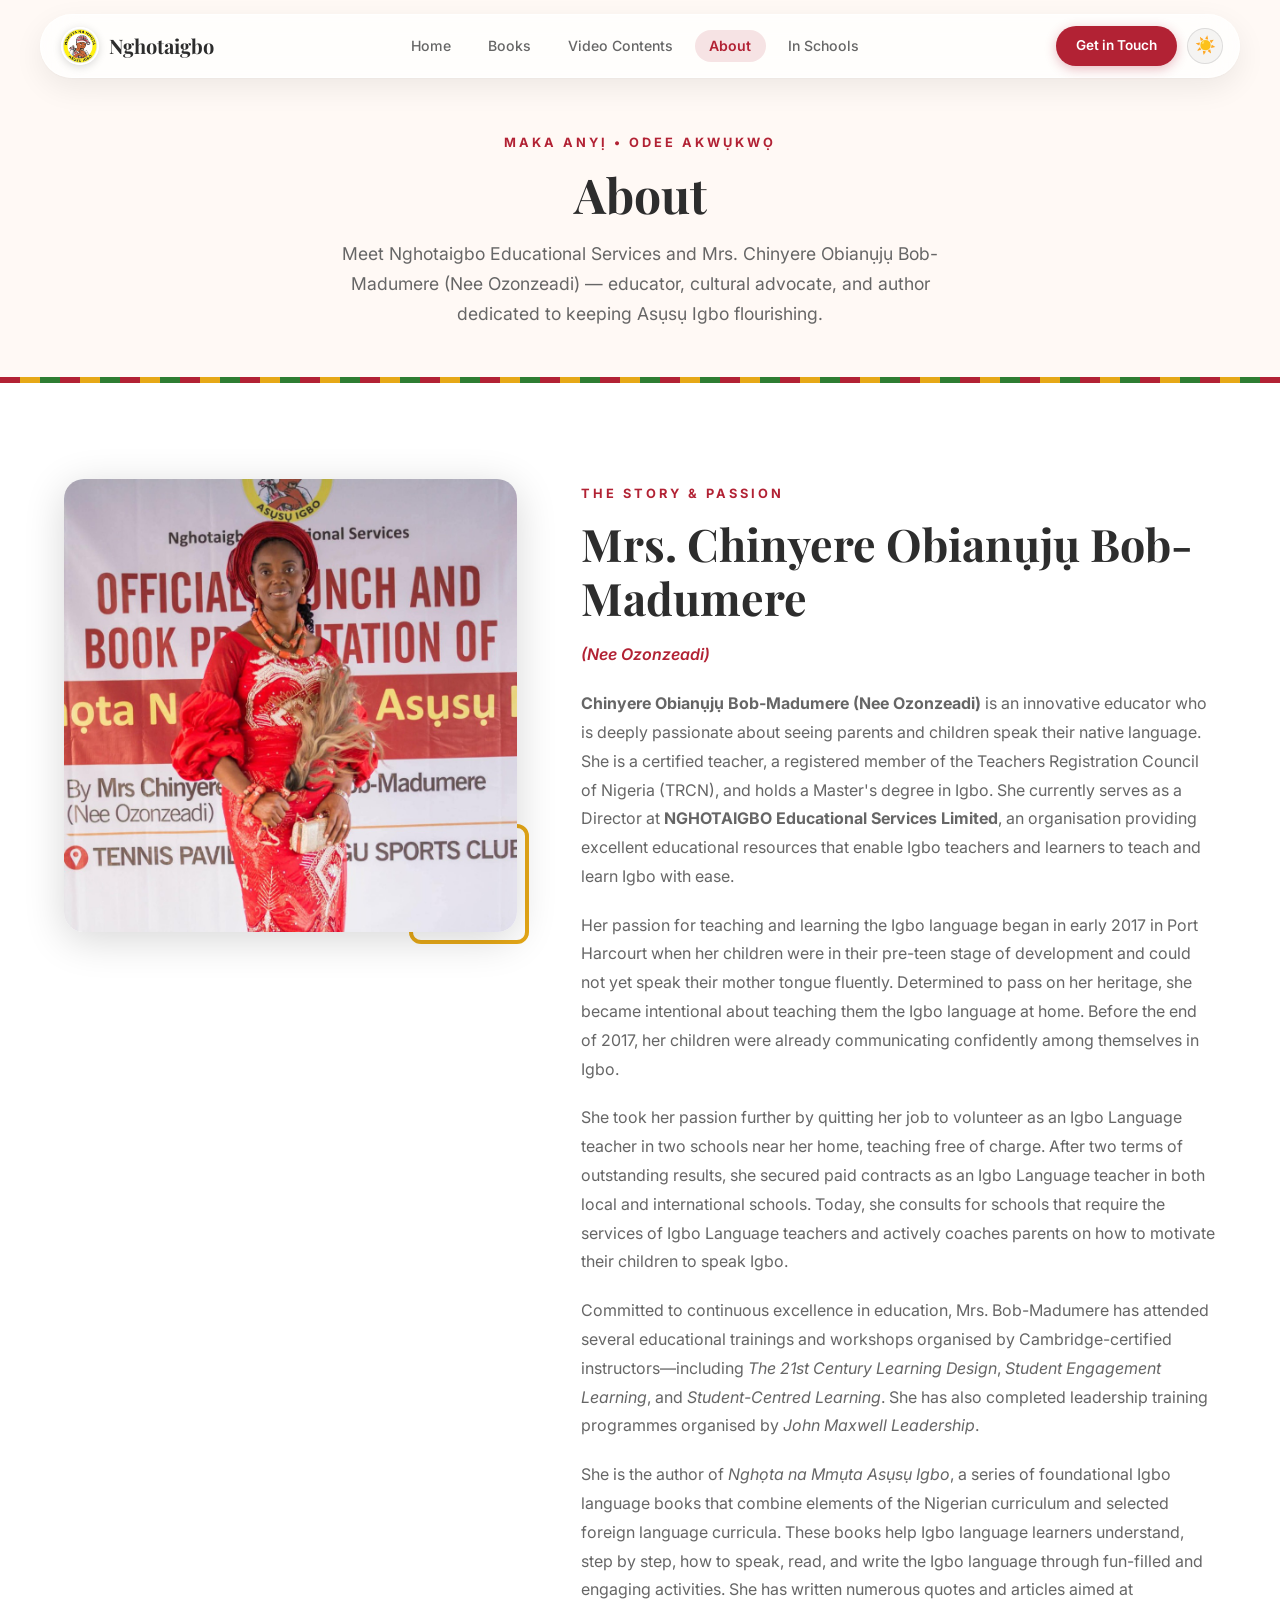
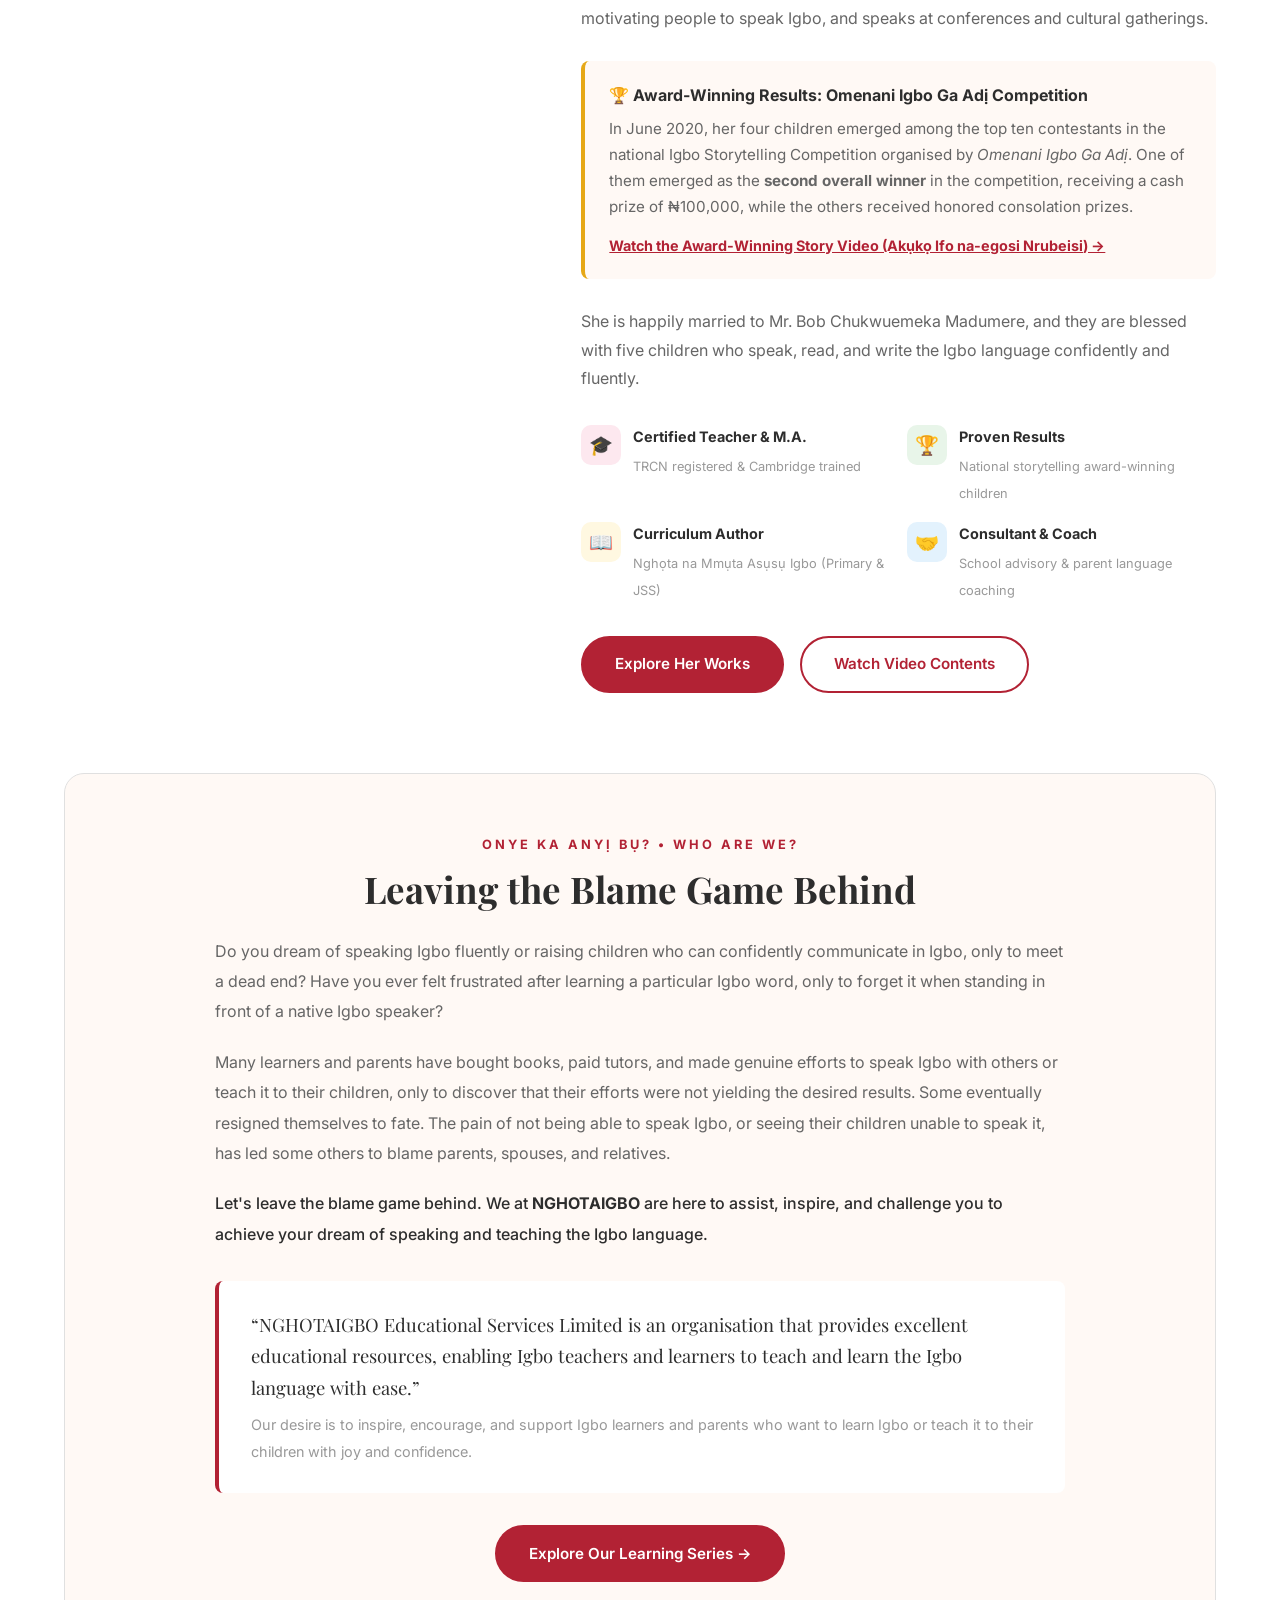
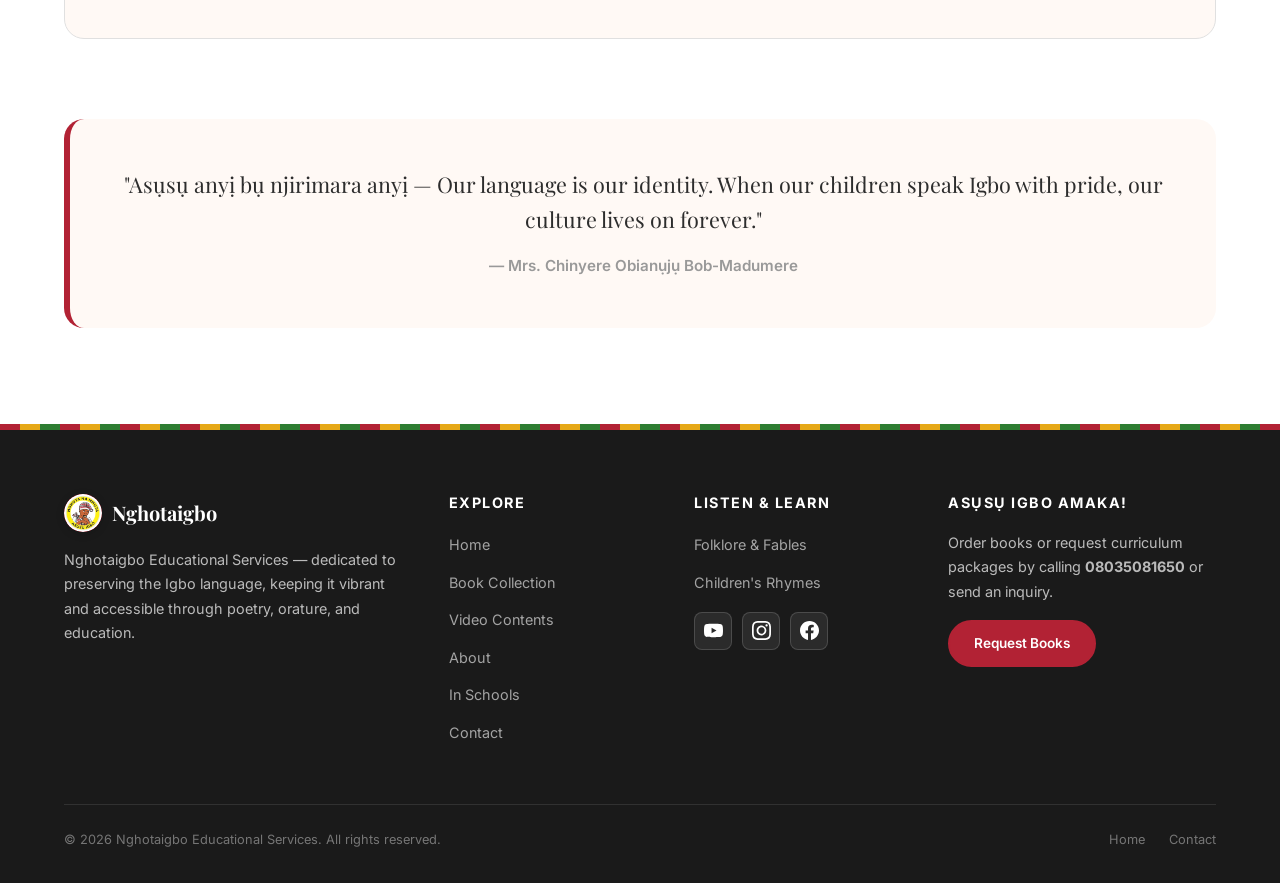
<file: about.html>
<!DOCTYPE html>
<html lang="en">
<head>
  <meta charset="UTF-8" />
  <meta name="viewport" content="width=device-width, initial-scale=1.0" />
  <title>About — Nghotaigbo &amp; Mrs. Chinyere Obianụjụ Bob-Madumere</title>
  <meta name="description" content="About Nghotaigbo Educational Services and Mrs. Chinyere Obianụjụ Bob-Madumere, author of Nghọta na Mmụta Asụsụ Igbo." />
 
  <link rel="preconnect" href="https://fonts.googleapis.com" />
  <link rel="preconnect" href="https://fonts.gstatic.com" crossorigin />
  <link href="https://fonts.googleapis.com/css2?family=Inter:wght@400;500;600;700;800&family=Playfair+Display:ital,wght@0,500;0,700;0,800;1,500&display=swap" rel="stylesheet" />

  <link rel="stylesheet" href="css/styles.css?v=2" />
  <link rel="icon" href="/favicon.ico?v=2" sizes="any" />
  <link rel="icon" type="image/png" sizes="32x32" href="/favicon-32x32.png?v=2" />
  <link rel="icon" type="image/png" sizes="192x192" href="/favicon-192x192.png?v=2" />
  <link rel="apple-touch-icon" href="/apple-touch-icon.png?v=2" />
</head>
<body>

  <!-- ==================== NAVIGATION ==================== -->
  <nav class="navbar" role="navigation" aria-label="Main navigation">
    <div class="nav-container">
      <a href="/" class="nav-logo">
        <span class="nav-logo-icon">
          <img src="images/logo.jpg" alt="Nghotaigbo Logo" />
        </span>
        <span class="nav-logo-text">Nghotaigbo</span>
      </a>

      <ul class="nav-links">
        <li><a href="/">Home</a></li>
        <li><a href="/books">Books</a></li>
        <li><a href="/stories">Video Contents</a></li>
        <li><a href="/about" class="active">About</a></li>
        <li><a href="/community">In Schools</a></li>
        <li class="mobile-only"><a href="/contact" style="font-weight: 700; color: var(--color-primary);">Get in Touch &rarr;</a></li>
        <li class="mobile-only mobile-social-item">
          <div class="mobile-social-row">
            <a href="http://www.youtube.com/@nghotaigbo7919" target="_blank" rel="noopener" class="mobile-social-icon yt" aria-label="YouTube Channel @nghotaigbo7919" title="YouTube">
              <svg viewBox="0 0 24 24" fill="currentColor"><path d="M23.498 6.186a3.016 3.016 0 0 0-2.122-2.136C19.505 3.545 12 3.545 12 3.545s-7.505 0-9.377.505A3.017 3.017 0 0 0 .502 6.186C0 8.07 0 12 0 12s0 3.93.502 5.814a3.016 3.016 0 0 0 2.122 2.136c1.871.505 9.376.505 9.376.505s7.505 0 9.377-.505a3.015 3.015 0 0 0 2.122-2.136C24 15.93 24 12 24 12s0-3.93-.502-5.814zM9.545 15.568V8.432L15.818 12l-6.273 3.568z"/></svg>
            </a>
            <a href="https://www.instagram.com/nghotaigbo/" target="_blank" rel="noopener" class="mobile-social-icon ig" aria-label="Instagram @nghotaigbo" title="Instagram">
              <svg viewBox="0 0 24 24" fill="currentColor"><path d="M12 2.163c3.204 0 3.584.012 4.85.07 3.252.148 4.771 1.691 4.919 4.919.058 1.265.069 1.645.069 4.849 0 3.205-.012 3.584-.069 4.849-.149 3.225-1.664 4.771-4.919 4.919-1.266.058-1.644.07-4.85.07-3.204 0-3.584-.012-4.849-.07-3.26-.149-4.771-1.699-4.919-4.92-.058-1.265-.07-1.644-.07-4.849 0-3.204.013-3.583.07-4.849.149-3.227 1.664-4.771 4.919-4.919 1.266-.057 1.645-.069 4.849-.069zm0-2.163c-3.259 0-3.667.014-4.947.072-4.358.2-6.78 2.618-6.98 6.98-.059 1.281-.073 1.689-.073 4.948 0 3.259.014 3.668.072 4.948.2 4.358 2.618 6.78 6.98 6.98 1.281.058 1.689.072 4.948.072 3.259 0 3.668-.014 4.948-.072 4.354-.2 6.782-2.618 6.979-6.98.059-1.28.073-1.689.073-4.948 0-3.259-.014-3.667-.072-4.947-.196-4.354-2.617-6.78-6.979-6.98-1.281-.059-1.69-.073-4.949-.073zm0 5.838c-3.403 0-6.162 2.759-6.162 6.162s2.759 6.163 6.162 6.163 6.162-2.759 6.162-6.163c0-3.403-2.759-6.162-6.162-6.162zm0 10.162c-2.209 0-4-1.79-4-4 0-2.209 1.791-4 4-4s4 1.791 4 4c0 2.21-1.791 4-4 4zm6.406-11.845c-.796 0-1.441.645-1.441 1.44s.645 1.44 1.441 1.44c.795 0 1.439-.645 1.439-1.44s-.644-1.44-1.439-1.44z"/></svg>
            </a>
            <a href="https://www.facebook.com/share/18EYenKcrH" target="_blank" rel="noopener" class="mobile-social-icon fb" aria-label="Facebook Page" title="Facebook">
              <svg viewBox="0 0 24 24" fill="currentColor"><path d="M24 12.073c0-6.627-5.373-12-12-12s-12 5.373-12 12c0 5.99 4.388 10.954 10.125 11.854v-8.385H7.078v-3.47h3.047V9.43c0-3.007 1.792-4.669 4.533-4.669 1.312 0 2.686.235 2.686.235v2.953H15.83c-1.491 0-1.956.925-1.956 1.874v2.25h3.328l-.532 3.47h-2.796v8.385C19.612 23.027 24 18.062 24 12.073z"/></svg>
            </a>
          </div>
        </li>
      </ul>

      <div class="nav-actions">
        <a href="/contact" class="nav-cta-btn">Get in Touch</a>
        <button class="theme-toggle" id="themeToggle" aria-label="Toggle dark/light theme" title="Toggle theme">
          <span class="icon-sun">☀️</span>
          <span class="icon-moon">🌙</span>
        </button>
        <button class="hamburger" aria-label="Toggle navigation" aria-expanded="false">
          <span></span>
          <span></span>
          <span></span>
        </button>
      </div>
    </div>
  </nav>

  <div class="mobile-overlay"></div>

  <!-- ==================== PAGE HEADER ==================== -->
  <header class="page-header">
    <div class="container">
      <span class="section-label">Maka Anyị • Odee Akwụkwọ</span>
      <h1 class="section-title">About</h1>
      <p class="section-subtitle">
        Meet Nghotaigbo Educational Services and Mrs. Chinyere Obianụjụ Bob-Madumere (Nee Ozonzeadi) — educator, cultural advocate, and author dedicated to keeping Asụsụ Igbo flourishing.
      </p>
    </div>
  </header>

  <div class="igbo-pattern"></div>

  <!-- ==================== MAIN BIOGRAPHY ==================== -->
  <section class="about-section">
    <div class="container">
      <div class="about-grid">

        <div class="about-image-wrapper reveal">
          <img class="about-image" src="images/author.jpg" alt="Mrs. Chinyere Obianụjụ Bob-Madumere at the official book launch" />
          <div class="about-image-accent"></div>
        </div>

        <div class="about-content">
          <span class="section-label reveal">The Story &amp; Passion</span>
          <h2 class="section-title reveal">Mrs. Chinyere Obianụjụ Bob-Madumere</h2>
          <p class="reveal" style="font-style: italic; color: var(--color-primary); font-weight: 600; margin-top: -0.5rem;">
            (Nee Ozonzeadi)
          </p>

          <p class="reveal">
            <strong>Chinyere Obianụjụ Bob-Madumere (Nee Ozonzeadi)</strong> is an innovative educator who is deeply passionate about seeing parents and children speak their native language. She is a certified teacher, a registered member of the Teachers Registration Council of Nigeria (TRCN), and holds a Master's degree in Igbo. She currently serves as a Director at <strong>NGHOTAIGBO Educational Services Limited</strong>, an organisation providing excellent educational resources that enable Igbo teachers and learners to teach and learn Igbo with ease.
          </p>

          <p class="reveal">
            Her passion for teaching and learning the Igbo language began in early 2017 in Port Harcourt when her children were in their pre-teen stage of development and could not yet speak their mother tongue fluently. Determined to pass on her heritage, she became intentional about teaching them the Igbo language at home. Before the end of 2017, her children were already communicating confidently among themselves in Igbo.
          </p>

          <p class="reveal">
            She took her passion further by quitting her job to volunteer as an Igbo Language teacher in two schools near her home, teaching free of charge. After two terms of outstanding results, she secured paid contracts as an Igbo Language teacher in both local and international schools. Today, she consults for schools that require the services of Igbo Language teachers and actively coaches parents on how to motivate their children to speak Igbo.
          </p>

          <p class="reveal">
            Committed to continuous excellence in education, Mrs. Bob-Madumere has attended several educational trainings and workshops organised by Cambridge-certified instructors—including <em>The 21st Century Learning Design</em>, <em>Student Engagement Learning</em>, and <em>Student-Centred Learning</em>. She has also completed leadership training programmes organised by <em>John Maxwell Leadership</em>.
          </p>

          <p class="reveal">
            She is the author of <em>Nghọta na Mmụta Asụsụ Igbo</em>, a series of foundational Igbo language books that combine elements of the Nigerian curriculum and selected foreign language curricula. These books help Igbo language learners understand, step by step, how to speak, read, and write the Igbo language through fun-filled and engaging activities. She has written numerous quotes and articles aimed at motivating people to speak Igbo, and speaks at conferences and cultural gatherings.
          </p>

          <div class="reveal" style="background: var(--color-bg-warm); border-left: 4px solid var(--color-accent); padding: 1.25rem 1.5rem; border-radius: var(--radius-sm); margin: 1.75rem 0;">
            <p style="font-weight: 700; color: var(--color-text); margin-bottom: 0.4rem;">
              🏆 Award-Winning Results: Omenani Igbo Ga Adị Competition
            </p>
            <p style="font-size: 0.95rem; line-height: 1.7; color: var(--color-text-light); margin-bottom: 0.75rem;">
              In June 2020, her four children emerged among the top ten contestants in the national Igbo Storytelling Competition organised by <em>Omenani Igbo Ga Adị</em>. One of them emerged as the <strong>second overall winner</strong> in the competition, receiving a cash prize of ₦100,000, while the others received honored consolation prizes.
            </p>
            <a href="https://youtu.be/cVKBG9FveQg" target="_blank" rel="noopener" style="display: inline-flex; align-items: center; gap: 6px; color: var(--color-primary); font-weight: 700; font-size: 0.9rem; text-decoration: underline;">
              Watch the Award-Winning Story Video (Akụkọ Ifo na-egosi Nrubeisi) &rarr;
            </a>
          </div>

          <p class="reveal">
            She is happily married to Mr. Bob Chukwuemeka Madumere, and they are blessed with five children who speak, read, and write the Igbo language confidently and fluently.
          </p>

          <!-- Core Highlights -->
          <div class="about-highlights reveal">
            <div class="highlight-item">
              <div class="highlight-icon red">🎓</div>
              <div class="highlight-text">
                <strong>Certified Teacher &amp; M.A.</strong>
                <span>TRCN registered &amp; Cambridge trained</span>
              </div>
            </div>
            <div class="highlight-item">
              <div class="highlight-icon green">🏆</div>
              <div class="highlight-text">
                <strong>Proven Results</strong>
                <span>National storytelling award-winning children</span>
              </div>
            </div>
            <div class="highlight-item">
              <div class="highlight-icon gold">📖</div>
              <div class="highlight-text">
                <strong>Curriculum Author</strong>
                <span>Nghọta na Mmụta Asụsụ Igbo (Primary &amp; JSS)</span>
              </div>
            </div>
            <div class="highlight-item">
              <div class="highlight-icon blue">🤝</div>
              <div class="highlight-text">
                <strong>Consultant &amp; Coach</strong>
                <span>School advisory &amp; parent language coaching</span>
              </div>
            </div>
          </div>

          <div style="display: flex; gap: 1rem; flex-wrap: wrap; margin-top: 1.5rem;" class="reveal">
            <a href="/books" class="btn btn-primary">Explore Her Works</a>
            <a href="/stories" class="btn btn-outline">Watch Video Contents</a>
          </div>
        </div>

      </div>

      <!-- Who We Are / Mission Section within About -->
      <div style="margin-top: 5rem; background: var(--color-bg-warm); border: 1.5px solid var(--color-border); border-radius: var(--radius-lg); padding: 3.5rem 2.5rem;" class="reveal">
        <div style="max-width: 850px; margin: 0 auto; text-align: center;">
          <span class="section-label">Onye Ka Anyị Bụ? • Who Are We?</span>
          <h2 style="font-size: clamp(1.6rem, 3.5vw, 2.3rem); margin-bottom: 1.5rem;">Leaving the Blame Game Behind</h2>
          
          <div style="text-align: left; font-size: 1rem; line-height: 1.9; color: var(--color-text-light); margin-bottom: 2rem;">
            <p style="margin-bottom: 1.25rem;">
              Do you dream of speaking Igbo fluently or raising children who can confidently communicate in Igbo, only to meet a dead end? Have you ever felt frustrated after learning a particular Igbo word, only to forget it when standing in front of a native Igbo speaker?
            </p>
            <p style="margin-bottom: 1.25rem;">
              Many learners and parents have bought books, paid tutors, and made genuine efforts to speak Igbo with others or teach it to their children, only to discover that their efforts were not yielding the desired results. Some eventually resigned themselves to fate. The pain of not being able to speak Igbo, or seeing their children unable to speak it, has led some others to blame parents, spouses, and relatives.
            </p>
            <p style="margin-bottom: 1.25rem; font-weight: 500; color: var(--color-text);">
              Let's leave the blame game behind. We at <strong>NGHOTAIGBO</strong> are here to assist, inspire, and challenge you to achieve your dream of speaking and teaching the Igbo language.
            </p>
          </div>

          <div style="background: var(--color-bg-card); border-left: 4px solid var(--color-primary); padding: 1.75rem 2rem; border-radius: var(--radius-sm); margin-bottom: 2rem; text-align: left;">
            <p style="font-family: var(--font-heading); font-size: 1.15rem; line-height: 1.7; color: var(--color-text); margin-bottom: 0.5rem;">
              &ldquo;NGHOTAIGBO Educational Services Limited is an organisation that provides excellent educational resources, enabling Igbo teachers and learners to teach and learn the Igbo language with ease.&rdquo;
            </p>
            <span style="font-size: 0.9rem; color: var(--color-text-muted);">
              Our desire is to inspire, encourage, and support Igbo learners and parents who want to learn Igbo or teach it to their children with joy and confidence.
            </span>
          </div>

          <a href="/books" class="btn btn-primary">Explore Our Learning Series &rarr;</a>
        </div>
      </div>

      <!-- Philosophy Quote Box -->
      <div style="margin-top: 5rem; padding: 3rem; background: var(--color-bg-warm); border-radius: var(--radius-lg); border-left: 6px solid var(--color-primary); text-align: center;" class="reveal">
        <blockquote style="font-family: var(--font-heading); font-size: 1.35rem; line-height: 1.6; color: var(--color-text); margin-bottom: 1rem;">
          "Asụsụ anyị bụ njirimara anyị — Our language is our identity. When our children speak Igbo with pride, our culture lives on forever."
        </blockquote>
        <cite style="font-style: normal; font-weight: 600; color: var(--color-text-muted); font-size: 0.95rem;">
          — Mrs. Chinyere Obianụjụ Bob-Madumere
        </cite>
      </div>

    </div>
  </section>

  <!-- ==================== FOOTER ==================== -->
  <div class="igbo-pattern"></div>

  <footer class="footer">
    <div class="container">
      <div class="footer-grid">
        <div class="footer-brand">
          <a href="/" class="nav-logo">
            <span class="nav-logo-icon">
              <img src="images/logo.jpg" alt="Nghotaigbo Logo" />
            </span>
            Nghotaigbo
          </a>
          <p>
            Nghotaigbo Educational Services — dedicated to preserving the Igbo language, keeping it vibrant and accessible through poetry, orature, and education.
          </p>
        </div>

        <div class="footer-nav-columns">
          <div>
            <h4>Explore</h4>
            <ul class="footer-links">
              <li><a href="/">Home</a></li>
              <li><a href="/books">Book Collection</a></li>
              <li><a href="/stories">Video Contents</a></li>
              <li><a href="/about">About</a></li>
              <li><a href="/community">In Schools</a></li>
              <li><a href="/contact">Contact</a></li>
            </ul>
          </div>

          <div>
            <h4>Listen &amp; Learn</h4>
            <ul class="footer-links">
              <li><a href="/stories">Folklore &amp; Fables</a></li>
              <li><a href="/stories">Children's Rhymes</a></li>
            </ul>
            <div class="footer-social-row">
              <a href="http://www.youtube.com/@nghotaigbo7919" target="_blank" rel="noopener" class="footer-social-btn yt" aria-label="YouTube Channel @nghotaigbo7919" title="YouTube: @nghotaigbo7919">
                <svg viewBox="0 0 24 24" fill="currentColor"><path d="M23.498 6.186a3.016 3.016 0 0 0-2.122-2.136C19.505 3.545 12 3.545 12 3.545s-7.505 0-9.377.505A3.017 3.017 0 0 0 .502 6.186C0 8.07 0 12 0 12s0 3.93.502 5.814a3.016 3.016 0 0 0 2.122 2.136c1.871.505 9.376.505 9.376.505s7.505 0 9.377-.505a3.015 3.015 0 0 0 2.122-2.136C24 15.93 24 12 24 12s0-3.93-.502-5.814zM9.545 15.568V8.432L15.818 12l-6.273 3.568z"/></svg>
              </a>
              <a href="https://www.instagram.com/nghotaigbo/" target="_blank" rel="noopener" class="footer-social-btn ig" aria-label="Instagram @nghotaigbo" title="Instagram: @nghotaigbo">
                <svg viewBox="0 0 24 24" fill="currentColor"><path d="M12 2.163c3.204 0 3.584.012 4.85.07 3.252.148 4.771 1.691 4.919 4.919.058 1.265.069 1.645.069 4.849 0 3.205-.012 3.584-.069 4.849-.149 3.225-1.664 4.771-4.919 4.919-1.266.058-1.644.07-4.85.07-3.204 0-3.584-.012-4.849-.07-3.26-.149-4.771-1.699-4.919-4.92-.058-1.265-.07-1.644-.07-4.849 0-3.204.013-3.583.07-4.849.149-3.227 1.664-4.771 4.919-4.919 1.266-.057 1.645-.069 4.849-.069zm0-2.163c-3.259 0-3.667.014-4.947.072-4.358.2-6.78 2.618-6.98 6.98-.059 1.281-.073 1.689-.073 4.948 0 3.259.014 3.668.072 4.948.2 4.358 2.618 6.78 6.98 6.98 1.281.058 1.689.072 4.948.072 3.259 0 3.668-.014 4.948-.072 4.354-.2 6.782-2.618 6.979-6.98.059-1.28.073-1.689.073-4.948 0-3.259-.014-3.667-.072-4.947-.196-4.354-2.617-6.78-6.979-6.98-1.281-.059-1.69-.073-4.949-.073zm0 5.838c-3.403 0-6.162 2.759-6.162 6.162s2.759 6.163 6.162 6.163 6.162-2.759 6.162-6.163c0-3.403-2.759-6.162-6.162-6.162zm0 10.162c-2.209 0-4-1.79-4-4 0-2.209 1.791-4 4-4s4 1.791 4 4c0 2.21-1.791 4-4 4zm6.406-11.845c-.796 0-1.441.645-1.441 1.44s.645 1.44 1.441 1.44c.795 0 1.439-.645 1.439-1.44s-.644-1.44-1.439-1.44z"/></svg>
              </a>
              <a href="https://www.facebook.com/share/18EYenKcrH" target="_blank" rel="noopener" class="footer-social-btn fb" aria-label="Facebook Page" title="Facebook: Nghotaigbo">
                <svg viewBox="0 0 24 24" fill="currentColor"><path d="M24 12.073c0-6.627-5.373-12-12-12s-12 5.373-12 12c0 5.99 4.388 10.954 10.125 11.854v-8.385H7.078v-3.47h3.047V9.43c0-3.007 1.792-4.669 4.533-4.669 1.312 0 2.686.235 2.686.235v2.953H15.83c-1.491 0-1.956.925-1.956 1.874v2.25h3.328l-.532 3.47h-2.796v8.385C19.612 23.027 24 18.062 24 12.073z"/></svg>
              </a>
            </div>
          </div>
        </div>

        <div class="footer-newsletter">
          <h4>Asụsụ Igbo Amaka!</h4>
          <p>Order books or request curriculum packages by calling <strong>08035081650</strong> or send an inquiry.</p>
          <a href="/contact?inquiry=BookPurchase" class="btn btn-primary" style="padding: 0.6rem 1.5rem; font-size: 0.85rem;">
            Request Books
          </a>
        </div>
      </div>

      <div class="footer-bottom">
        <span>&copy; 2026 Nghotaigbo Educational Services. All rights reserved.</span>
        <div class="footer-bottom-links">
          <a href="/">Home</a>
          <a href="/contact">Contact</a>
        </div>
      </div>
    </div>
  </footer>

  <button class="back-to-top" aria-label="Back to top">↑</button>
  <script src="js/main.js"></script>

</body>
</html>
</file>
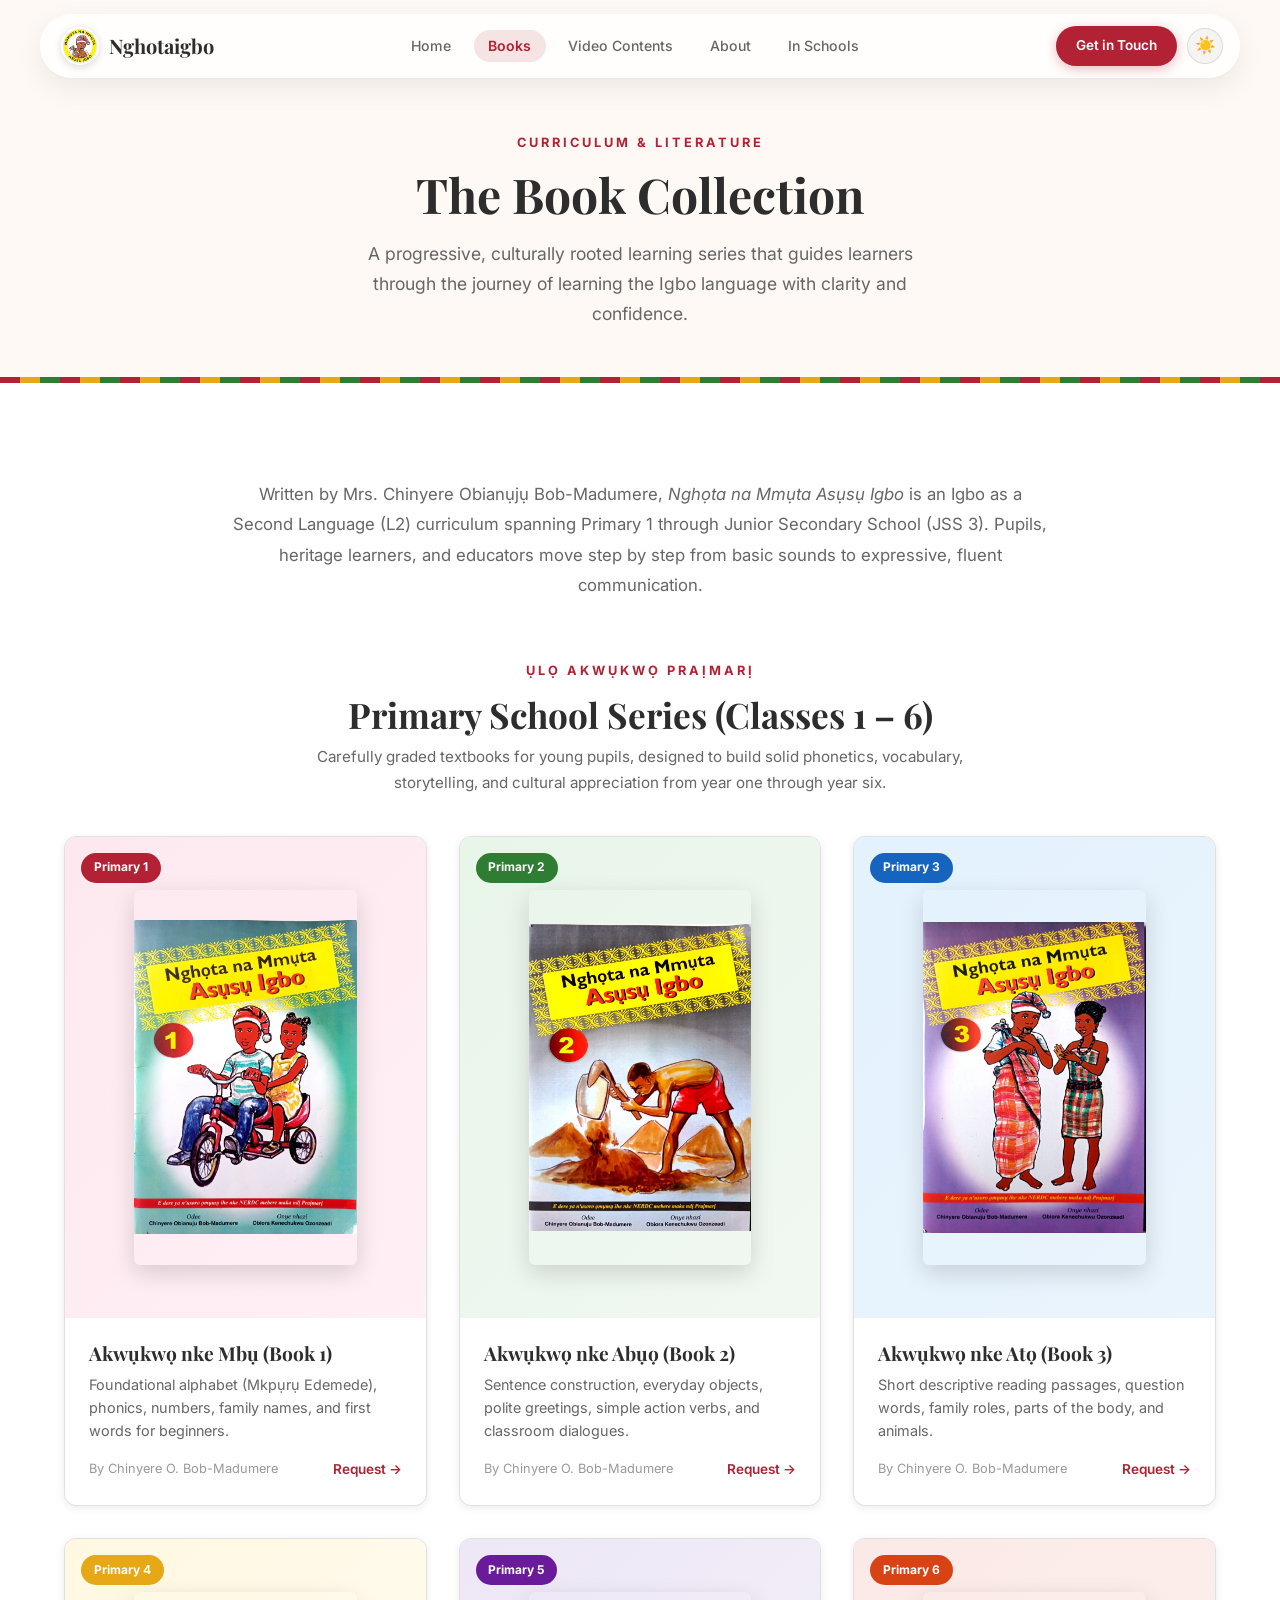
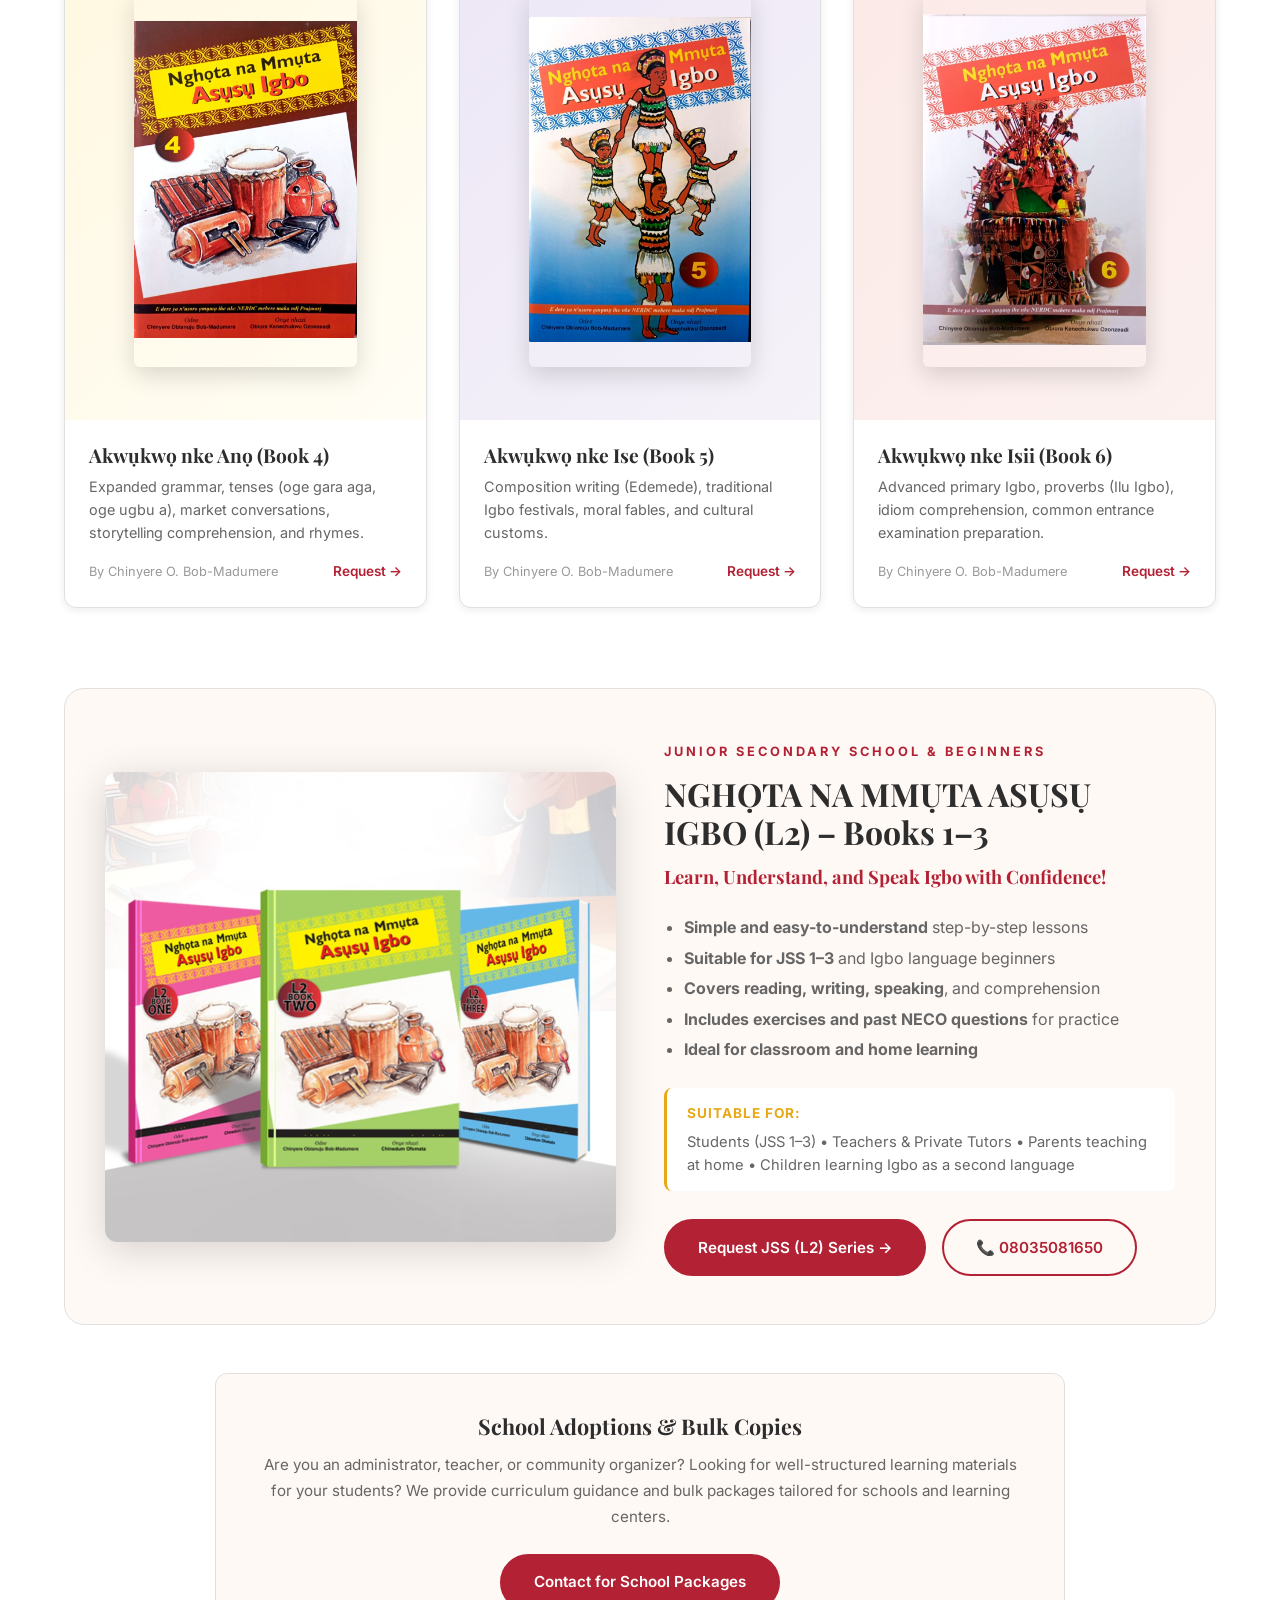
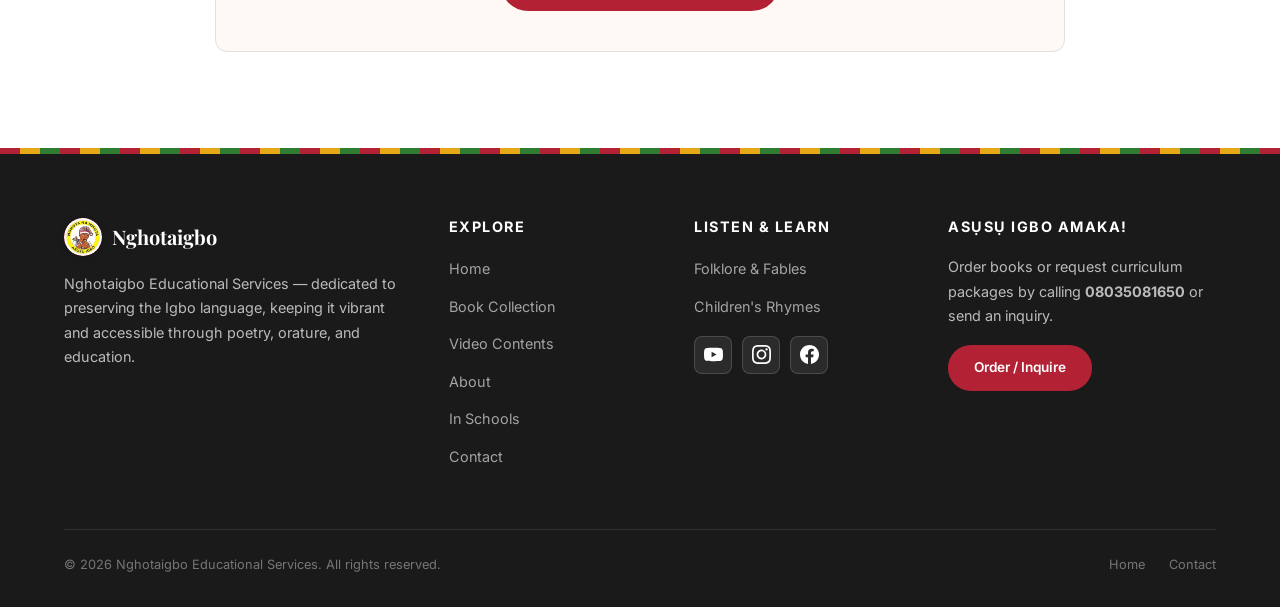
<file: books.html>
<!DOCTYPE html>
<html lang="en">
<head>
  <meta charset="UTF-8" />
  <meta name="viewport" content="width=device-width, initial-scale=1.0" />
  <title>The Book Series — Nghọta na Mmụta Asụsụ Igbo</title>
  <meta name="description" content="Discover the Nghọta na Mmụta Asụsụ Igbo book series by Mrs. Chinyere Obianụjụ Bob-Madumere. Books for students, schools, and independent Igbo learners." />

  <link rel="preconnect" href="https://fonts.googleapis.com" />
  <link rel="preconnect" href="https://fonts.gstatic.com" crossorigin />
  <link href="https://fonts.googleapis.com/css2?family=Inter:wght@400;500;600;700;800&family=Playfair+Display:ital,wght@0,500;0,700;0,800;1,500&display=swap" rel="stylesheet" />

  <link rel="stylesheet" href="css/styles.css?v=2" />
  <link rel="icon" href="/favicon.ico?v=2" sizes="any" />
  <link rel="icon" type="image/png" sizes="32x32" href="/favicon-32x32.png?v=2" />
  <link rel="icon" type="image/png" sizes="192x192" href="/favicon-192x192.png?v=2" />
  <link rel="apple-touch-icon" href="/apple-touch-icon.png?v=2" />
</head>
<body>

  <!-- ==================== NAVIGATION ==================== -->
  <nav class="navbar" role="navigation" aria-label="Main navigation">
    <div class="nav-container">
      <a href="/" class="nav-logo">
        <span class="nav-logo-icon">
          <img src="images/logo.jpg" alt="Nghotaigbo Logo" />
        </span>
        <span class="nav-logo-text">Nghotaigbo</span>
      </a>

      <ul class="nav-links">
        <li><a href="/">Home</a></li>
        <li><a href="/books" class="active">Books</a></li>
        <li><a href="/stories">Video Contents</a></li>
        <li><a href="/about">About</a></li>
        <li><a href="/community">In Schools</a></li>
        <li class="mobile-only"><a href="/contact" style="font-weight: 700; color: var(--color-primary);">Get in Touch &rarr;</a></li>
        <li class="mobile-only mobile-social-item">
          <div class="mobile-social-row">
            <a href="http://www.youtube.com/@nghotaigbo7919" target="_blank" rel="noopener" class="mobile-social-icon yt" aria-label="YouTube Channel @nghotaigbo7919" title="YouTube">
              <svg viewBox="0 0 24 24" fill="currentColor"><path d="M23.498 6.186a3.016 3.016 0 0 0-2.122-2.136C19.505 3.545 12 3.545 12 3.545s-7.505 0-9.377.505A3.017 3.017 0 0 0 .502 6.186C0 8.07 0 12 0 12s0 3.93.502 5.814a3.016 3.016 0 0 0 2.122 2.136c1.871.505 9.376.505 9.376.505s7.505 0 9.377-.505a3.015 3.015 0 0 0 2.122-2.136C24 15.93 24 12 24 12s0-3.93-.502-5.814zM9.545 15.568V8.432L15.818 12l-6.273 3.568z"/></svg>
            </a>
            <a href="https://www.instagram.com/nghotaigbo/" target="_blank" rel="noopener" class="mobile-social-icon ig" aria-label="Instagram @nghotaigbo" title="Instagram">
              <svg viewBox="0 0 24 24" fill="currentColor"><path d="M12 2.163c3.204 0 3.584.012 4.85.07 3.252.148 4.771 1.691 4.919 4.919.058 1.265.069 1.645.069 4.849 0 3.205-.012 3.584-.069 4.849-.149 3.225-1.664 4.771-4.919 4.919-1.266.058-1.644.07-4.85.07-3.204 0-3.584-.012-4.849-.07-3.26-.149-4.771-1.699-4.919-4.92-.058-1.265-.07-1.644-.07-4.849 0-3.204.013-3.583.07-4.849.149-3.227 1.664-4.771 4.919-4.919 1.266-.057 1.645-.069 4.849-.069zm0-2.163c-3.259 0-3.667.014-4.947.072-4.358.2-6.78 2.618-6.98 6.98-.059 1.281-.073 1.689-.073 4.948 0 3.259.014 3.668.072 4.948.2 4.358 2.618 6.78 6.98 6.98 1.281.058 1.689.072 4.948.072 3.259 0 3.668-.014 4.948-.072 4.354-.2 6.782-2.618 6.979-6.98.059-1.28.073-1.689.073-4.948 0-3.259-.014-3.667-.072-4.947-.196-4.354-2.617-6.78-6.979-6.98-1.281-.059-1.69-.073-4.949-.073zm0 5.838c-3.403 0-6.162 2.759-6.162 6.162s2.759 6.163 6.162 6.163 6.162-2.759 6.162-6.163c0-3.403-2.759-6.162-6.162-6.162zm0 10.162c-2.209 0-4-1.79-4-4 0-2.209 1.791-4 4-4s4 1.791 4 4c0 2.21-1.791 4-4 4zm6.406-11.845c-.796 0-1.441.645-1.441 1.44s.645 1.44 1.441 1.44c.795 0 1.439-.645 1.439-1.44s-.644-1.44-1.439-1.44z"/></svg>
            </a>
            <a href="https://www.facebook.com/share/18EYenKcrH" target="_blank" rel="noopener" class="mobile-social-icon fb" aria-label="Facebook Page" title="Facebook">
              <svg viewBox="0 0 24 24" fill="currentColor"><path d="M24 12.073c0-6.627-5.373-12-12-12s-12 5.373-12 12c0 5.99 4.388 10.954 10.125 11.854v-8.385H7.078v-3.47h3.047V9.43c0-3.007 1.792-4.669 4.533-4.669 1.312 0 2.686.235 2.686.235v2.953H15.83c-1.491 0-1.956.925-1.956 1.874v2.25h3.328l-.532 3.47h-2.796v8.385C19.612 23.027 24 18.062 24 12.073z"/></svg>
            </a>
          </div>
        </li>
      </ul>

      <div class="nav-actions">
        <a href="/contact" class="nav-cta-btn">Get in Touch</a>
        <button class="theme-toggle" id="themeToggle" aria-label="Toggle dark/light theme" title="Toggle theme">
          <span class="icon-sun">☀️</span>
          <span class="icon-moon">🌙</span>
        </button>
        <button class="hamburger" aria-label="Toggle navigation" aria-expanded="false">
          <span></span>
          <span></span>
          <span></span>
        </button>
      </div>
    </div>
  </nav>

  <div class="mobile-overlay"></div>

  <!-- ==================== PAGE HEADER ==================== -->
  <header class="page-header">
    <div class="container">
      <span class="section-label">Curriculum &amp; Literature</span>
      <h1 class="section-title">The Book Collection</h1>
      <p class="section-subtitle">
        A progressive, culturally rooted learning series that guides learners through the journey of learning the Igbo language with clarity and confidence.
      </p>
    </div>
  </header>

  <div class="igbo-pattern"></div>

  <!-- ==================== BOOKS GRID ==================== -->
  <section class="books-section" style="background: var(--color-bg);">
    <div class="container">

      <!-- Series Overview -->
      <div style="max-width: 820px; margin: 0 auto 3.5rem; text-align: center;" class="reveal">
        <p style="font-size: 1.05rem; line-height: 1.8; color: var(--color-text-light);">
          Written by Mrs. Chinyere Obianụjụ Bob-Madumere, <em>Nghọta na Mmụta Asụsụ Igbo</em> is an Igbo as a Second Language (L2) curriculum spanning Primary 1 through Junior Secondary School (JSS 3). Pupils, heritage learners, and educators move step by step from basic sounds to expressive, fluent communication.
        </p>
      </div>

      <!-- Section 1: Primary Series -->
      <div style="text-align: center; margin-bottom: 2.5rem;" class="reveal">
        <span class="section-label">Ụlọ Akwụkwọ Praịmarị</span>
        <h2 style="font-size: clamp(1.6rem, 3.5vw, 2.2rem);">Primary School Series (Classes 1 – 6)</h2>
        <p style="color: var(--color-text-light); max-width: 650px; margin: 0.5rem auto 0; font-size: 0.95rem;">
          Carefully graded textbooks for young pupils, designed to build solid phonetics, vocabulary, storytelling, and cultural appreciation from year one through year six.
        </p>
      </div>

      <div class="books-grid">

        <!-- Primary 1 -->
        <div class="book-card reveal reveal-delay-1">
          <div class="book-card-image" style="background: linear-gradient(135deg, #FDE8EF, #FFF0F5);">
            <span class="book-level-badge" style="background: var(--color-primary);">Primary 1</span>
            <img class="book-mockup" src="images/books/primary-1.jpg" alt="Nghọta na Mmụta Asụsụ Igbo — Primary 1" style="width: 75%; height: 90%; object-fit: contain; box-shadow: 0 8px 24px rgba(0,0,0,0.15); border-radius: 6px;" />
          </div>
          <div class="book-card-body">
            <h3 class="book-card-title">Akwụkwọ nke Mbụ (Book 1)</h3>
            <p class="book-card-desc">
              Foundational alphabet (Mkpụrụ Edemede), phonics, numbers, family names, and first words for beginners.
            </p>
            <div class="book-card-footer">
              <span class="book-card-author">By Chinyere O. Bob-Madumere</span>
              <a href="/contact?inquiry=Primary1" class="book-card-link">Request &rarr;</a>
            </div>
          </div>
        </div>

        <!-- Primary 2 -->
        <div class="book-card reveal reveal-delay-2">
          <div class="book-card-image" style="background: linear-gradient(135deg, #E8F5E9, #F1F8F2);">
            <span class="book-level-badge" style="background: var(--color-secondary);">Primary 2</span>
            <img class="book-mockup" src="images/books/primary-2.jpg" alt="Nghọta na Mmụta Asụsụ Igbo — Primary 2" style="width: 75%; height: 90%; object-fit: contain; box-shadow: 0 8px 24px rgba(0,0,0,0.15); border-radius: 6px;" />
          </div>
          <div class="book-card-body">
            <h3 class="book-card-title">Akwụkwọ nke Abụọ (Book 2)</h3>
            <p class="book-card-desc">
              Sentence construction, everyday objects, polite greetings, simple action verbs, and classroom dialogues.
            </p>
            <div class="book-card-footer">
              <span class="book-card-author">By Chinyere O. Bob-Madumere</span>
              <a href="/contact?inquiry=Primary2" class="book-card-link">Request &rarr;</a>
            </div>
          </div>
        </div>

        <!-- Primary 3 -->
        <div class="book-card reveal reveal-delay-3">
          <div class="book-card-image" style="background: linear-gradient(135deg, #E3F2FD, #EAF4FD);">
            <span class="book-level-badge" style="background: #1565C0;">Primary 3</span>
            <img class="book-mockup" src="images/books/primary-3.jpg" alt="Nghọta na Mmụta Asụsụ Igbo — Primary 3" style="width: 75%; height: 90%; object-fit: contain; box-shadow: 0 8px 24px rgba(0,0,0,0.15); border-radius: 6px;" />
          </div>
          <div class="book-card-body">
            <h3 class="book-card-title">Akwụkwọ nke Atọ (Book 3)</h3>
            <p class="book-card-desc">
              Short descriptive reading passages, question words, family roles, parts of the body, and animals.
            </p>
            <div class="book-card-footer">
              <span class="book-card-author">By Chinyere O. Bob-Madumere</span>
              <a href="/contact?inquiry=Primary3" class="book-card-link">Request &rarr;</a>
            </div>
          </div>
        </div>

        <!-- Primary 4 -->
        <div class="book-card reveal reveal-delay-1">
          <div class="book-card-image" style="background: linear-gradient(135deg, #FFF8E1, #FFFDF5);">
            <span class="book-level-badge" style="background: #E6A817;">Primary 4</span>
            <img class="book-mockup" src="images/books/primary-4.jpg" alt="Nghọta na Mmụta Asụsụ Igbo — Primary 4" style="width: 75%; height: 90%; object-fit: contain; box-shadow: 0 8px 24px rgba(0,0,0,0.15); border-radius: 6px;" />
          </div>
          <div class="book-card-body">
            <h3 class="book-card-title">Akwụkwọ nke Anọ (Book 4)</h3>
            <p class="book-card-desc">
              Expanded grammar, tenses (oge gara aga, oge ugbu a), market conversations, storytelling comprehension, and rhymes.
            </p>
            <div class="book-card-footer">
              <span class="book-card-author">By Chinyere O. Bob-Madumere</span>
              <a href="/contact?inquiry=Primary4" class="book-card-link">Request &rarr;</a>
            </div>
          </div>
        </div>

        <!-- Primary 5 -->
        <div class="book-card reveal reveal-delay-2">
          <div class="book-card-image" style="background: linear-gradient(135deg, #EDE7F6, #F5F2F9);">
            <span class="book-level-badge" style="background: #6A1B9A;">Primary 5</span>
            <img class="book-mockup" src="images/books/primary-5.jpg" alt="Nghọta na Mmụta Asụsụ Igbo — Primary 5" style="width: 75%; height: 90%; object-fit: contain; box-shadow: 0 8px 24px rgba(0,0,0,0.15); border-radius: 6px;" />
          </div>
          <div class="book-card-body">
            <h3 class="book-card-title">Akwụkwọ nke Ise (Book 5)</h3>
            <p class="book-card-desc">
              Composition writing (Edemede), traditional Igbo festivals, moral fables, and cultural customs.
            </p>
            <div class="book-card-footer">
              <span class="book-card-author">By Chinyere O. Bob-Madumere</span>
              <a href="/contact?inquiry=Primary5" class="book-card-link">Request &rarr;</a>
            </div>
          </div>
        </div>

        <!-- Primary 6 -->
        <div class="book-card reveal reveal-delay-3">
          <div class="book-card-image" style="background: linear-gradient(135deg, #FBE9E7, #FCF1EF);">
            <span class="book-level-badge" style="background: #D84315;">Primary 6</span>
            <img class="book-mockup" src="images/books/primary-6.jpg" alt="Nghọta na Mmụta Asụsụ Igbo — Primary 6" style="width: 75%; height: 90%; object-fit: contain; box-shadow: 0 8px 24px rgba(0,0,0,0.15); border-radius: 6px;" />
          </div>
          <div class="book-card-body">
            <h3 class="book-card-title">Akwụkwọ nke Isii (Book 6)</h3>
            <p class="book-card-desc">
              Advanced primary Igbo, proverbs (Ilu Igbo), idiom comprehension, common entrance examination preparation.
            </p>
            <div class="book-card-footer">
              <span class="book-card-author">By Chinyere O. Bob-Madumere</span>
              <a href="/contact?inquiry=Primary6" class="book-card-link">Request &rarr;</a>
            </div>
          </div>
        </div>

      </div>

      <!-- Section 2: JSS 1, 2, 3 Featured Collection -->
      <div id="jss" class="jss-featured-box reveal">
        <div class="jss-featured-grid">
          <div class="jss-featured-img-wrap">
            <img src="images/books/jss-books.jpg" alt="Nghọta na Mmụta Asụsụ Igbo — JSS 1, JSS 2, and JSS 3 Series" loading="lazy" />
          </div>
          <div class="jss-featured-content">
            <span class="section-label">Junior Secondary School &amp; Beginners</span>
            <h2 style="font-size: clamp(1.45rem, 3vw, 2rem); margin-bottom: 0.6rem;">NGHỌTA NA MMỤTA ASỤSỤ IGBO (L2) – Books 1–3</h2>
            <p style="font-family: var(--font-heading); font-size: 1.15rem; color: var(--color-primary); font-weight: 700; margin-bottom: 1.25rem;">
              Learn, Understand, and Speak Igbo with Confidence!
            </p>
            <ul style="list-style: disc; padding-left: 1.25rem; margin-bottom: 1.5rem; color: var(--color-text-light); line-height: 1.9;">
              <li><strong>Simple and easy-to-understand</strong> step-by-step lessons</li>
              <li><strong>Suitable for JSS 1–3</strong> and Igbo language beginners</li>
              <li><strong>Covers reading, writing, speaking</strong>, and comprehension</li>
              <li><strong>Includes exercises and past NECO questions</strong> for practice</li>
              <li><strong>Ideal for classroom and home learning</strong></li>
            </ul>

            <div style="background: var(--color-bg-card); border-left: 3px solid var(--color-accent); padding: 0.85rem 1.25rem; border-radius: var(--radius-sm); margin-bottom: 1.75rem;">
              <strong style="display: block; font-size: 0.85rem; text-transform: uppercase; letter-spacing: 1px; color: var(--color-accent); margin-bottom: 0.35rem;">Suitable For:</strong>
              <p style="margin: 0; font-size: 0.92rem; color: var(--color-text-light); line-height: 1.6;">
                Students (JSS 1–3) • Teachers &amp; Private Tutors • Parents teaching at home • Children learning Igbo as a second language
              </p>
            </div>

            <div style="display: flex; gap: 1rem; align-items: center; flex-wrap: wrap;">
              <a href="/contact?inquiry=JSSBooks" class="btn btn-primary">Request JSS (L2) Series &rarr;</a>
              <a href="tel:08035081650" class="btn btn-outline" style="font-weight: 600;">📞 08035081650</a>
            </div>
          </div>
        </div>
      </div>

      <!-- School & Bulk Orders Banner -->
      <div style="background: var(--color-bg-warm); border: 1.5px solid var(--color-border); border-radius: var(--radius-md); padding: 2.5rem; text-align: center; max-width: 850px; margin: 3rem auto 0;" class="reveal">
        <h3 style="font-size: 1.35rem; margin-bottom: 0.75rem;">School Adoptions &amp; Bulk Copies</h3>
        <p style="color: var(--color-text-light); margin-bottom: 1.5rem; font-size: 0.95rem;">
          Are you an administrator, teacher, or community organizer? Looking for well-structured learning materials for your students? We provide curriculum guidance and bulk packages tailored for schools and learning centers.
        </p>
        <a href="/contact" class="btn btn-primary">Contact for School Packages</a>
      </div>

    </div>
  </section>

  <!-- ==================== FOOTER ==================== -->
  <div class="igbo-pattern"></div>

  <footer class="footer">
    <div class="container">
      <div class="footer-grid">
        <div class="footer-brand">
          <a href="/" class="nav-logo">
            <span class="nav-logo-icon">
              <img src="images/logo.jpg" alt="Nghotaigbo Logo" />
            </span>
            Nghotaigbo
          </a>
          <p>
            Nghotaigbo Educational Services — dedicated to preserving the Igbo language, keeping it vibrant and accessible through poetry, orature, and education.
          </p>
        </div>

        <div class="footer-nav-columns">
          <div>
            <h4>Explore</h4>
            <ul class="footer-links">
              <li><a href="/">Home</a></li>
              <li><a href="/books">Book Collection</a></li>
              <li><a href="/stories">Video Contents</a></li>
              <li><a href="/about">About</a></li>
              <li><a href="/community">In Schools</a></li>
              <li><a href="/contact">Contact</a></li>
            </ul>
          </div>

          <div>
            <h4>Listen &amp; Learn</h4>
            <ul class="footer-links">
              <li><a href="/stories">Folklore &amp; Fables</a></li>
              <li><a href="/stories">Children's Rhymes</a></li>
            </ul>
            <div class="footer-social-row">
              <a href="http://www.youtube.com/@nghotaigbo7919" target="_blank" rel="noopener" class="footer-social-btn yt" aria-label="YouTube Channel @nghotaigbo7919" title="YouTube: @nghotaigbo7919">
                <svg viewBox="0 0 24 24" fill="currentColor"><path d="M23.498 6.186a3.016 3.016 0 0 0-2.122-2.136C19.505 3.545 12 3.545 12 3.545s-7.505 0-9.377.505A3.017 3.017 0 0 0 .502 6.186C0 8.07 0 12 0 12s0 3.93.502 5.814a3.016 3.016 0 0 0 2.122 2.136c1.871.505 9.376.505 9.376.505s7.505 0 9.377-.505a3.015 3.015 0 0 0 2.122-2.136C24 15.93 24 12 24 12s0-3.93-.502-5.814zM9.545 15.568V8.432L15.818 12l-6.273 3.568z"/></svg>
              </a>
              <a href="https://www.instagram.com/nghotaigbo/" target="_blank" rel="noopener" class="footer-social-btn ig" aria-label="Instagram @nghotaigbo" title="Instagram: @nghotaigbo">
                <svg viewBox="0 0 24 24" fill="currentColor"><path d="M12 2.163c3.204 0 3.584.012 4.85.07 3.252.148 4.771 1.691 4.919 4.919.058 1.265.069 1.645.069 4.849 0 3.205-.012 3.584-.069 4.849-.149 3.225-1.664 4.771-4.919 4.919-1.266.058-1.644.07-4.85.07-3.204 0-3.584-.012-4.849-.07-3.26-.149-4.771-1.699-4.919-4.92-.058-1.265-.07-1.644-.07-4.849 0-3.204.013-3.583.07-4.849.149-3.227 1.664-4.771 4.919-4.919 1.266-.057 1.645-.069 4.849-.069zm0-2.163c-3.259 0-3.667.014-4.947.072-4.358.2-6.78 2.618-6.98 6.98-.059 1.281-.073 1.689-.073 4.948 0 3.259.014 3.668.072 4.948.2 4.358 2.618 6.78 6.98 6.98 1.281.058 1.689.072 4.948.072 3.259 0 3.668-.014 4.948-.072 4.354-.2 6.782-2.618 6.979-6.98.059-1.28.073-1.689.073-4.948 0-3.259-.014-3.667-.072-4.947-.196-4.354-2.617-6.78-6.979-6.98-1.281-.059-1.69-.073-4.949-.073zm0 5.838c-3.403 0-6.162 2.759-6.162 6.162s2.759 6.163 6.162 6.163 6.162-2.759 6.162-6.163c0-3.403-2.759-6.162-6.162-6.162zm0 10.162c-2.209 0-4-1.79-4-4 0-2.209 1.791-4 4-4s4 1.791 4 4c0 2.21-1.791 4-4 4zm6.406-11.845c-.796 0-1.441.645-1.441 1.44s.645 1.44 1.441 1.44c.795 0 1.439-.645 1.439-1.44s-.644-1.44-1.439-1.44z"/></svg>
              </a>
              <a href="https://www.facebook.com/share/18EYenKcrH" target="_blank" rel="noopener" class="footer-social-btn fb" aria-label="Facebook Page" title="Facebook: Nghotaigbo">
                <svg viewBox="0 0 24 24" fill="currentColor"><path d="M24 12.073c0-6.627-5.373-12-12-12s-12 5.373-12 12c0 5.99 4.388 10.954 10.125 11.854v-8.385H7.078v-3.47h3.047V9.43c0-3.007 1.792-4.669 4.533-4.669 1.312 0 2.686.235 2.686.235v2.953H15.83c-1.491 0-1.956.925-1.956 1.874v2.25h3.328l-.532 3.47h-2.796v8.385C19.612 23.027 24 18.062 24 12.073z"/></svg>
              </a>
            </div>
          </div>
        </div>

        <div class="footer-newsletter">
          <h4>Asụsụ Igbo Amaka!</h4>
          <p>Order books or request curriculum packages by calling <strong>08035081650</strong> or send an inquiry.</p>
          <a href="/contact" class="btn btn-primary" style="padding: 0.6rem 1.5rem; font-size: 0.85rem;">
            Order / Inquire
          </a>
        </div>
      </div>

      <div class="footer-bottom">
        <span>&copy; 2026 Nghotaigbo Educational Services. All rights reserved.</span>
        <div class="footer-bottom-links">
          <a href="/">Home</a>
          <a href="/contact">Contact</a>
        </div>
      </div>
    </div>
  </footer>

  <button class="back-to-top" aria-label="Back to top">↑</button>
  <script src="js/main.js"></script>

</body>
</html>
</file>
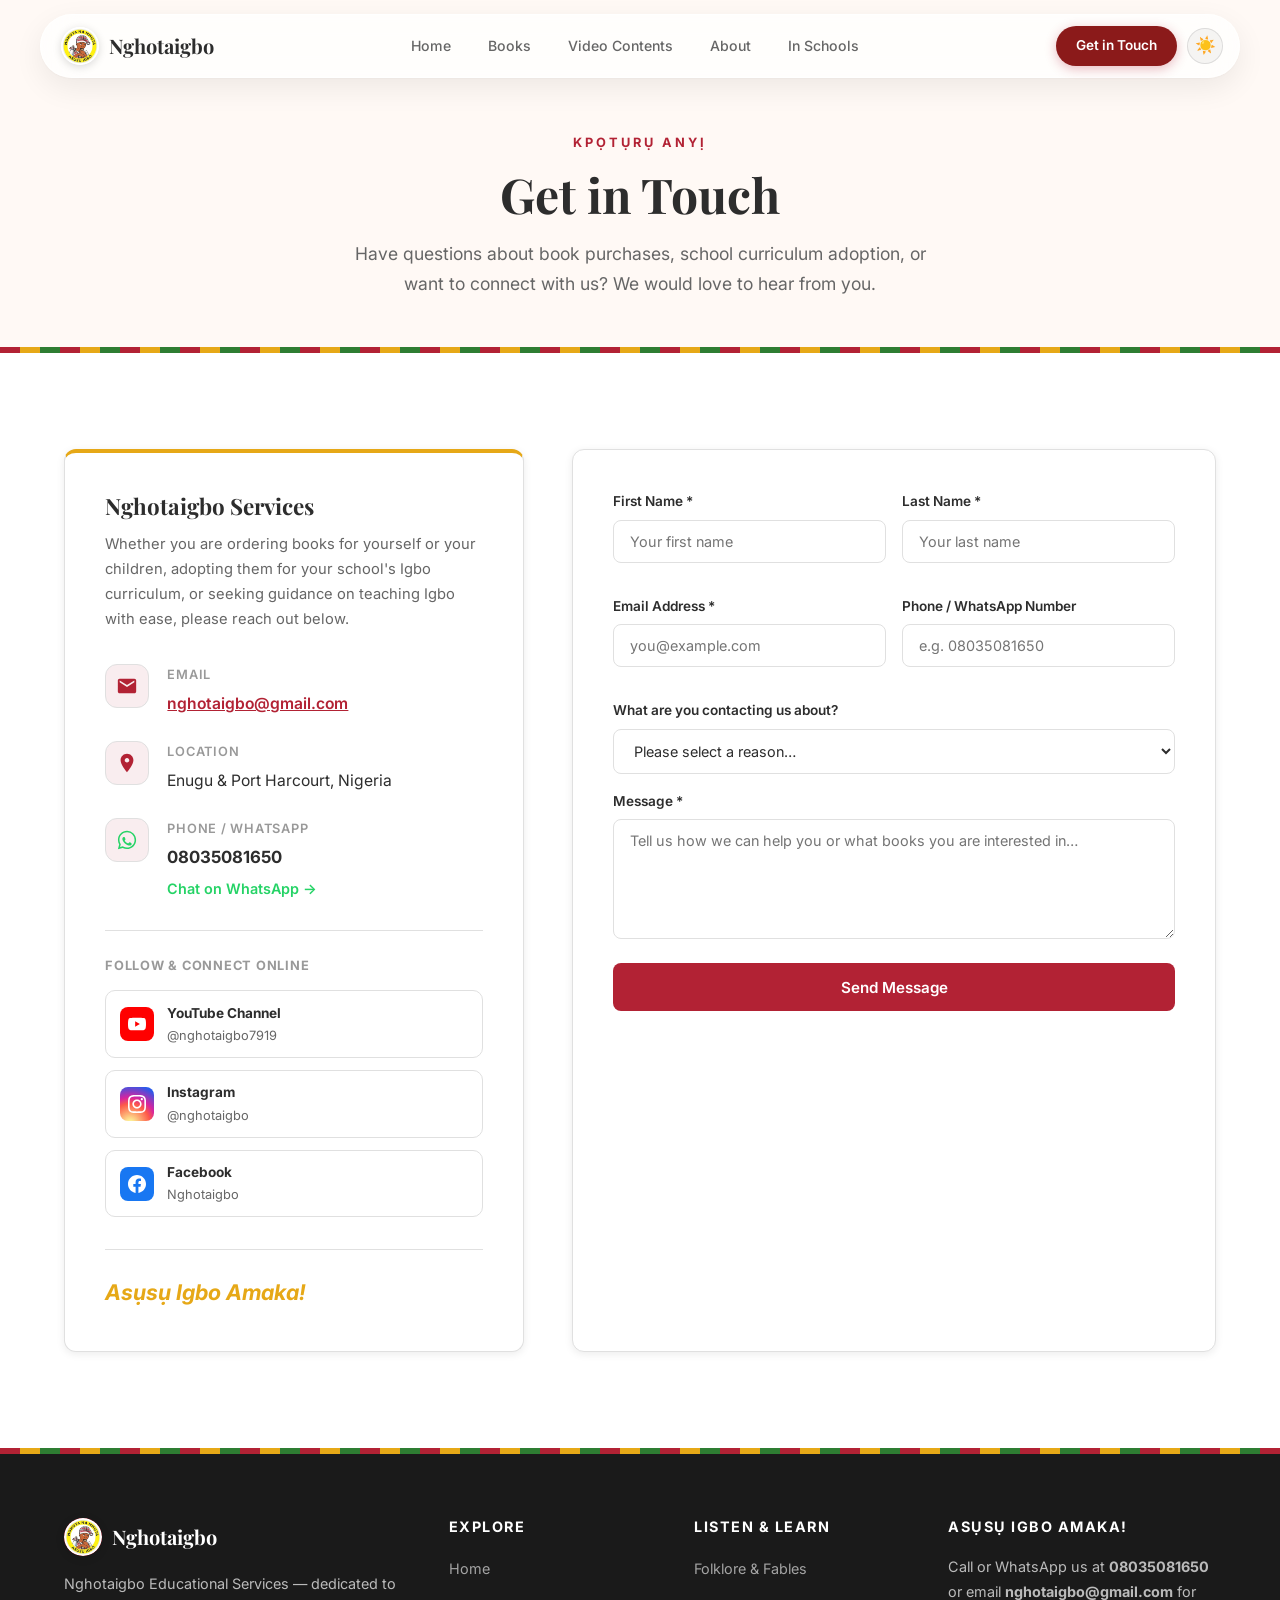
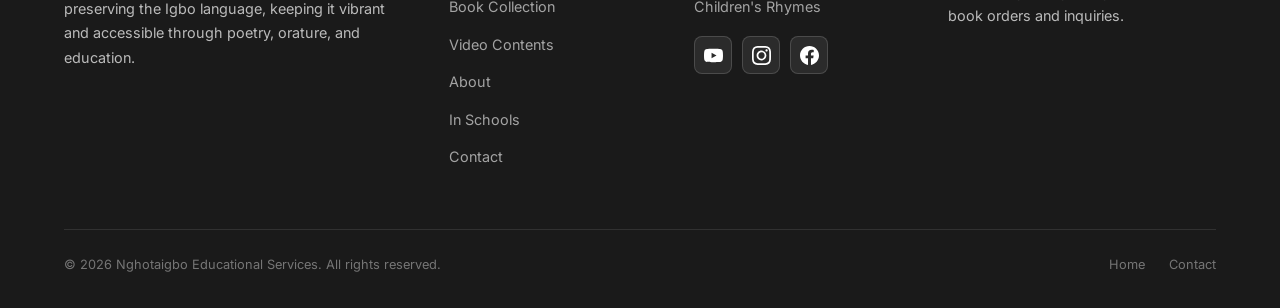
<file: contact.html>
<!DOCTYPE html>
<html lang="en">
<head>
  <meta charset="UTF-8" />
  <meta name="viewport" content="width=device-width, initial-scale=1.0" />
  <title>Contact &amp; Book Inquiries — Nghọta na Mmụta Asụsụ Igbo</title>
  <meta name="description" content="Contact Nghotaigbo Educational Services for textbook orders, curriculum adoptions, and educational inquiries." />

  <link rel="preconnect" href="https://fonts.googleapis.com" />
  <link rel="preconnect" href="https://fonts.gstatic.com" crossorigin />
  <link href="https://fonts.googleapis.com/css2?family=Inter:wght@400;500;600;700;800&family=Playfair+Display:ital,wght@0,500;0,700;0,800;1,500&display=swap" rel="stylesheet" />

  <link rel="stylesheet" href="css/styles.css?v=2" />
  <link rel="icon" href="/favicon.ico?v=2" sizes="any" />
  <link rel="icon" type="image/png" sizes="32x32" href="/favicon-32x32.png?v=2" />
  <link rel="icon" type="image/png" sizes="192x192" href="/favicon-192x192.png?v=2" />
  <link rel="apple-touch-icon" href="/apple-touch-icon.png?v=2" />
</head>
<body>

  <!-- ==================== NAVIGATION ==================== -->
  <nav class="navbar" role="navigation" aria-label="Main navigation">
    <div class="nav-container">
      <a href="/" class="nav-logo">
        <span class="nav-logo-icon">
          <img src="images/logo.jpg" alt="Nghotaigbo Logo" />
        </span>
        <span class="nav-logo-text">Nghotaigbo</span>
      </a>

      <ul class="nav-links">
        <li><a href="/">Home</a></li>
        <li><a href="/books">Books</a></li>
        <li><a href="/stories">Video Contents</a></li>
        <li><a href="/about">About</a></li>
        <li><a href="/community">In Schools</a></li>
        <li class="mobile-only"><a href="/contact" style="font-weight: 700; color: var(--color-primary);">Get in Touch &rarr;</a></li>
        <li class="mobile-only mobile-social-item">
          <div class="mobile-social-row">
            <a href="http://www.youtube.com/@nghotaigbo7919" target="_blank" rel="noopener" class="mobile-social-icon yt" aria-label="YouTube Channel @nghotaigbo7919" title="YouTube">
              <svg viewBox="0 0 24 24" fill="currentColor"><path d="M23.498 6.186a3.016 3.016 0 0 0-2.122-2.136C19.505 3.545 12 3.545 12 3.545s-7.505 0-9.377.505A3.017 3.017 0 0 0 .502 6.186C0 8.07 0 12 0 12s0 3.93.502 5.814a3.016 3.016 0 0 0 2.122 2.136c1.871.505 9.376.505 9.376.505s7.505 0 9.377-.505a3.015 3.015 0 0 0 2.122-2.136C24 15.93 24 12 24 12s0-3.93-.502-5.814zM9.545 15.568V8.432L15.818 12l-6.273 3.568z"/></svg>
            </a>
            <a href="https://www.instagram.com/nghotaigbo/" target="_blank" rel="noopener" class="mobile-social-icon ig" aria-label="Instagram @nghotaigbo" title="Instagram">
              <svg viewBox="0 0 24 24" fill="currentColor"><path d="M12 2.163c3.204 0 3.584.012 4.85.07 3.252.148 4.771 1.691 4.919 4.919.058 1.265.069 1.645.069 4.849 0 3.205-.012 3.584-.069 4.849-.149 3.225-1.664 4.771-4.919 4.919-1.266.058-1.644.07-4.85.07-3.204 0-3.584-.012-4.849-.07-3.26-.149-4.771-1.699-4.919-4.92-.058-1.265-.07-1.644-.07-4.849 0-3.204.013-3.583.07-4.849.149-3.227 1.664-4.771 4.919-4.919 1.266-.057 1.645-.069 4.849-.069zm0-2.163c-3.259 0-3.667.014-4.947.072-4.358.2-6.78 2.618-6.98 6.98-.059 1.281-.073 1.689-.073 4.948 0 3.259.014 3.668.072 4.948.2 4.358 2.618 6.78 6.98 6.98 1.281.058 1.689.072 4.948.072 3.259 0 3.668-.014 4.948-.072 4.354-.2 6.782-2.618 6.979-6.98.059-1.28.073-1.689.073-4.948 0-3.259-.014-3.667-.072-4.947-.196-4.354-2.617-6.78-6.979-6.98-1.281-.059-1.69-.073-4.949-.073zm0 5.838c-3.403 0-6.162 2.759-6.162 6.162s2.759 6.163 6.162 6.163 6.162-2.759 6.162-6.163c0-3.403-2.759-6.162-6.162-6.162zm0 10.162c-2.209 0-4-1.79-4-4 0-2.209 1.791-4 4-4s4 1.791 4 4c0 2.21-1.791 4-4 4zm6.406-11.845c-.796 0-1.441.645-1.441 1.44s.645 1.44 1.441 1.44c.795 0 1.439-.645 1.439-1.44s-.644-1.44-1.439-1.44z"/></svg>
            </a>
            <a href="https://www.facebook.com/share/18EYenKcrH" target="_blank" rel="noopener" class="mobile-social-icon fb" aria-label="Facebook Page" title="Facebook">
              <svg viewBox="0 0 24 24" fill="currentColor"><path d="M24 12.073c0-6.627-5.373-12-12-12s-12 5.373-12 12c0 5.99 4.388 10.954 10.125 11.854v-8.385H7.078v-3.47h3.047V9.43c0-3.007 1.792-4.669 4.533-4.669 1.312 0 2.686.235 2.686.235v2.953H15.83c-1.491 0-1.956.925-1.956 1.874v2.25h3.328l-.532 3.47h-2.796v8.385C19.612 23.027 24 18.062 24 12.073z"/></svg>
            </a>
          </div>
        </li>
      </ul>

      <div class="nav-actions">
        <a href="/contact" class="nav-cta-btn" style="background: var(--color-primary-dark);">Get in Touch</a>
        <button class="theme-toggle" id="themeToggle" aria-label="Toggle dark/light theme" title="Toggle theme">
          <span class="icon-sun">☀️</span>
          <span class="icon-moon">🌙</span>
        </button>
        <button class="hamburger" aria-label="Toggle navigation" aria-expanded="false">
          <span></span>
          <span></span>
          <span></span>
        </button>
      </div>
    </div>
  </nav>

  <div class="mobile-overlay"></div>

  <!-- ==================== PAGE HEADER ==================== -->
  <header class="page-header">
    <div class="container">
      <span class="section-label">Kpọtụrụ Anyị</span>
      <h1 class="section-title">Get in Touch</h1>
      <p class="section-subtitle">
        Have questions about book purchases, school curriculum adoption, or want to connect with us? We would love to hear from you.
      </p>
    </div>
  </header>

  <div class="igbo-pattern"></div>

  <!-- ==================== CONTACT SECTION ==================== -->
  <section class="contact-section" style="background: var(--color-bg);">
    <div class="container">
      <div class="contact-grid">

        <!-- Contact Information Panel -->
        <div class="contact-info reveal">
          <h3>Nghotaigbo Services</h3>
          <p>
            Whether you are ordering books for yourself or your children, adopting them for your school's Igbo curriculum, or seeking guidance on teaching Igbo with ease, please reach out below.
          </p>

          <!-- Email -->
          <div class="contact-detail">
            <div class="contact-detail-icon" title="Email Us">
              <svg viewBox="0 0 24 24" fill="currentColor"><path d="M20 4H4c-1.1 0-2 .9-2 2v12c0 1.1.9 2 2 2h16c1.1 0 2-.9 2-2V6c0-1.1-.9-2-2-2zm0 4l-8 5-8-5V6l8 5 8-5v2z"/></svg>
            </div>
            <div class="contact-detail-text">
              <strong>Email</strong>
              <a href="mailto:nghotaigbo@gmail.com?subject=Inquiry%20via%20Nghotaigbo%20Website" class="contact-email-link" title="Click to send an email to nghotaigbo@gmail.com">nghotaigbo@gmail.com</a>
            </div>
          </div>

          <!-- Venue / Location -->
          <div class="contact-detail">
            <div class="contact-detail-icon" title="Location">
              <svg viewBox="0 0 24 24" fill="currentColor"><path d="M12 2C8.13 2 5 5.13 5 9c0 5.25 7 13 7 13s7-7.75 7-13c0-3.87-3.13-7-7-7zm0 9.5c-1.38 0-2.5-1.12-2.5-2.5s1.12-2.5 2.5-2.5 2.5 1.12 2.5 2.5-1.12 2.5-2.5 2.5z"/></svg>
            </div>
            <div class="contact-detail-text">
              <strong>Location</strong>
              <span>Enugu &amp; Port Harcourt, Nigeria</span>
            </div>
          </div>

          <!-- Phone / WhatsApp -->
          <div class="contact-detail">
            <div class="contact-detail-icon" title="WhatsApp & Phone" style="color: #25D366;">
              <svg viewBox="0 0 24 24" fill="currentColor"><path d="M12.04 2c-5.46 0-9.91 4.45-9.91 9.91 0 1.75.46 3.45 1.32 4.95L2.05 22l5.25-1.38c1.45.79 3.08 1.21 4.74 1.21 5.46 0 9.91-4.45 9.91-9.91 0-2.65-1.03-5.14-2.9-7.01A9.816 9.816 0 0 0 12.04 2zm.01 1.67c2.2 0 4.26.86 5.82 2.42a8.225 8.225 0 0 1 2.41 5.83c0 4.54-3.7 8.24-8.24 8.24-1.48 0-2.93-.4-4.2-1.15l-.3-.18-3.12.82.83-3.04-.2-.31a8.196 8.196 0 0 1-1.26-4.38c0-4.54 3.7-8.24 8.24-8.24zm4.52 11.66c-.25-.13-1.47-.72-1.7-.81-.23-.08-.39-.13-.56.13-.17.25-.64.81-.79.97-.14.17-.29.19-.54.06-.25-.13-1.06-.39-2.01-1.24-.74-.66-1.25-1.48-1.39-1.73-.14-.25-.02-.39.11-.51.11-.11.25-.29.37-.43.13-.15.17-.25.25-.42.08-.17.04-.31-.02-.44-.06-.13-.56-1.35-.77-1.85-.2-.48-.41-.42-.56-.43h-.48c-.17 0-.44.06-.67.31-.23.25-.88.86-.88 2.1 0 1.24.9 2.44 1.03 2.61.13.17 1.77 2.7 4.29 3.79.6.26 1.07.41 1.43.53.6.19 1.15.16 1.58.1.48-.07 1.47-.6 1.68-1.18.21-.58.21-1.07.15-1.18-.06-.11-.23-.17-.48-.29z"/></svg>
            </div>
            <div class="contact-detail-text">
              <strong>Phone / WhatsApp</strong>
              <a href="tel:08035081650" style="font-weight: 700; font-size: 1.05rem; text-decoration: none;">08035081650</a>
              <div style="margin-top: 4px;">
                <a href="https://wa.me/2348035081650" target="_blank" rel="noopener" style="color: #25D366; font-size: 0.9rem; font-weight: 600; text-decoration: none; display: inline-flex; align-items: center; gap: 4px;">
                  Chat on WhatsApp &rarr;
                </a>
              </div>
            </div>
          </div>

          <!-- Official Social Media Channels -->
          <div class="contact-social-section">
            <span class="contact-social-label">Follow &amp; Connect Online</span>
            <div class="contact-social-grid">
              <!-- YouTube -->
              <a href="http://www.youtube.com/@nghotaigbo7919" target="_blank" rel="noopener" class="contact-social-card" title="YouTube Channel @nghotaigbo7919">
                <div class="contact-social-card-icon yt">
                  <svg viewBox="0 0 24 24" fill="currentColor"><path d="M23.498 6.186a3.016 3.016 0 0 0-2.122-2.136C19.505 3.545 12 3.545 12 3.545s-7.505 0-9.377.505A3.017 3.017 0 0 0 .502 6.186C0 8.07 0 12 0 12s0 3.93.502 5.814a3.016 3.016 0 0 0 2.122 2.136c1.871.505 9.376.505 9.376.505s7.505 0 9.377-.505a3.015 3.015 0 0 0 2.122-2.136C24 15.93 24 12 24 12s0-3.93-.502-5.814zM9.545 15.568V8.432L15.818 12l-6.273 3.568z"/></svg>
                </div>
                <div class="contact-social-card-info">
                  <strong>YouTube Channel</strong>
                  <span>@nghotaigbo7919</span>
                </div>
              </a>

              <!-- Instagram -->
              <a href="https://www.instagram.com/nghotaigbo/" target="_blank" rel="noopener" class="contact-social-card" title="Instagram @nghotaigbo">
                <div class="contact-social-card-icon ig">
                  <svg viewBox="0 0 24 24" fill="currentColor"><path d="M12 2.163c3.204 0 3.584.012 4.85.07 3.252.148 4.771 1.691 4.919 4.919.058 1.265.069 1.645.069 4.849 0 3.205-.012 3.584-.069 4.849-.149 3.225-1.664 4.771-4.919 4.919-1.266.058-1.644.07-4.85.07-3.204 0-3.584-.012-4.849-.07-3.26-.149-4.771-1.699-4.919-4.92-.058-1.265-.07-1.644-.07-4.849 0-3.204.013-3.583.07-4.849.149-3.227 1.664-4.771 4.919-4.919 1.266-.057 1.645-.069 4.849-.069zm0-2.163c-3.259 0-3.667.014-4.947.072-4.358.2-6.78 2.618-6.98 6.98-.059 1.281-.073 1.689-.073 4.948 0 3.259.014 3.668.072 4.948.2 4.358 2.618 6.78 6.98 6.98 1.281.058 1.689.072 4.948.072 3.259 0 3.668-.014 4.948-.072 4.354-.2 6.782-2.618 6.979-6.98.059-1.28.073-1.689.073-4.948 0-3.259-.014-3.667-.072-4.947-.196-4.354-2.617-6.78-6.979-6.98-1.281-.059-1.69-.073-4.949-.073zm0 5.838c-3.403 0-6.162 2.759-6.162 6.162s2.759 6.163 6.162 6.163 6.162-2.759 6.162-6.163c0-3.403-2.759-6.162-6.162-6.162zm0 10.162c-2.209 0-4-1.79-4-4 0-2.209 1.791-4 4-4s4 1.791 4 4c0 2.21-1.791 4-4 4zm6.406-11.845c-.796 0-1.441.645-1.441 1.44s.645 1.44 1.441 1.44c.795 0 1.439-.645 1.439-1.44s-.644-1.44-1.439-1.44z"/></svg>
                </div>
                <div class="contact-social-card-info">
                  <strong>Instagram</strong>
                  <span>@nghotaigbo</span>
                </div>
              </a>

              <!-- Facebook -->
              <a href="https://www.facebook.com/share/18EYenKcrH" target="_blank" rel="noopener" class="contact-social-card" title="Facebook Page">
                <div class="contact-social-card-icon fb">
                  <svg viewBox="0 0 24 24" fill="currentColor"><path d="M24 12.073c0-6.627-5.373-12-12-12s-12 5.373-12 12c0 5.99 4.388 10.954 10.125 11.854v-8.385H7.078v-3.47h3.047V9.43c0-3.007 1.792-4.669 4.533-4.669 1.312 0 2.686.235 2.686.235v2.953H15.83c-1.491 0-1.956.925-1.956 1.874v2.25h3.328l-.532 3.47h-2.796v8.385C19.612 23.027 24 18.062 24 12.073z"/></svg>
                </div>
                <div class="contact-social-card-info">
                  <strong>Facebook</strong>
                  <span>Nghotaigbo</span>
                </div>
              </a>
            </div>
          </div>

          <div class="contact-tagline-box">
            <div class="contact-tagline-text">
              Asụsụ Igbo Amaka!
            </div>
          </div>
        </div>

        <!-- Contact Form -->
        <form class="contact-form reveal" id="contactForm">
          <div class="form-row">
            <div class="form-group">
              <label for="firstName">First Name *</label>
              <input type="text" id="firstName" name="firstName" required placeholder="Your first name" />
            </div>
            <div class="form-group">
              <label for="lastName">Last Name *</label>
              <input type="text" id="lastName" name="lastName" required placeholder="Your last name" />
            </div>
          </div>

          <div class="form-row">
            <div class="form-group">
              <label for="email">Email Address *</label>
              <input type="email" id="email" name="email" required placeholder="you@example.com" />
            </div>
            <div class="form-group">
              <label for="phone">Phone / WhatsApp Number</label>
              <input type="tel" id="phone" name="phone" placeholder="e.g. 08035081650" />
            </div>
          </div>

          <div class="form-group">
            <label for="subject">What are you contacting us about?</label>
            <select id="subject" name="subject">
              <option value="">Please select a reason…</option>
              <option value="Book Purchase">Individual Book Purchase</option>
              <option value="School Bulk Order">Bulk Order for a School or Learning Center</option>
              <option value="Curriculum Inquiry">Curriculum Adoption &amp; Package Inquiry</option>
              <option value="General Inquiry">General Question or Feedback</option>
            </select>
          </div>

          <div class="form-group">
            <label for="message">Message *</label>
            <textarea id="message" name="message" required placeholder="Tell us how we can help you or what books you are interested in…"></textarea>
          </div>

          <button type="submit" class="form-submit">Send Message</button>
        </form>

      </div>
    </div>
  </section>

  <!-- ==================== FOOTER ==================== -->
  <div class="igbo-pattern"></div>

  <footer class="footer">
    <div class="container">
      <div class="footer-grid">
        <div class="footer-brand">
          <a href="/" class="nav-logo">
            <span class="nav-logo-icon">
              <img src="images/logo.jpg" alt="Nghotaigbo Logo" />
            </span>
            Nghotaigbo
          </a>
          <p>
            Nghotaigbo Educational Services — dedicated to preserving the Igbo language, keeping it vibrant and accessible through poetry, orature, and education.
          </p>
        </div>

        <div class="footer-nav-columns">
          <div>
            <h4>Explore</h4>
            <ul class="footer-links">
              <li><a href="/">Home</a></li>
              <li><a href="/books">Book Collection</a></li>
              <li><a href="/stories">Video Contents</a></li>
              <li><a href="/about">About</a></li>
              <li><a href="/community">In Schools</a></li>
              <li><a href="/contact">Contact</a></li>
            </ul>
          </div>

          <div>
            <h4>Listen &amp; Learn</h4>
            <ul class="footer-links">
              <li><a href="/stories">Folklore &amp; Fables</a></li>
              <li><a href="/stories">Children's Rhymes</a></li>
            </ul>
            <div class="footer-social-row">
              <a href="http://www.youtube.com/@nghotaigbo7919" target="_blank" rel="noopener" class="footer-social-btn yt" aria-label="YouTube Channel @nghotaigbo7919" title="YouTube: @nghotaigbo7919">
                <svg viewBox="0 0 24 24" fill="currentColor"><path d="M23.498 6.186a3.016 3.016 0 0 0-2.122-2.136C19.505 3.545 12 3.545 12 3.545s-7.505 0-9.377.505A3.017 3.017 0 0 0 .502 6.186C0 8.07 0 12 0 12s0 3.93.502 5.814a3.016 3.016 0 0 0 2.122 2.136c1.871.505 9.376.505 9.376.505s7.505 0 9.377-.505a3.015 3.015 0 0 0 2.122-2.136C24 15.93 24 12 24 12s0-3.93-.502-5.814zM9.545 15.568V8.432L15.818 12l-6.273 3.568z"/></svg>
              </a>
              <a href="https://www.instagram.com/nghotaigbo/" target="_blank" rel="noopener" class="footer-social-btn ig" aria-label="Instagram @nghotaigbo" title="Instagram: @nghotaigbo">
                <svg viewBox="0 0 24 24" fill="currentColor"><path d="M12 2.163c3.204 0 3.584.012 4.85.07 3.252.148 4.771 1.691 4.919 4.919.058 1.265.069 1.645.069 4.849 0 3.205-.012 3.584-.069 4.849-.149 3.225-1.664 4.771-4.919 4.919-1.266.058-1.644.07-4.85.07-3.204 0-3.584-.012-4.849-.07-3.26-.149-4.771-1.699-4.919-4.92-.058-1.265-.07-1.644-.07-4.849 0-3.204.013-3.583.07-4.849.149-3.227 1.664-4.771 4.919-4.919 1.266-.057 1.645-.069 4.849-.069zm0-2.163c-3.259 0-3.667.014-4.947.072-4.358.2-6.78 2.618-6.98 6.98-.059 1.281-.073 1.689-.073 4.948 0 3.259.014 3.668.072 4.948.2 4.358 2.618 6.78 6.98 6.98 1.281.058 1.689.072 4.948.072 3.259 0 3.668-.014 4.948-.072 4.354-.2 6.782-2.618 6.979-6.98.059-1.28.073-1.689.073-4.948 0-3.259-.014-3.667-.072-4.947-.196-4.354-2.617-6.78-6.979-6.98-1.281-.059-1.69-.073-4.949-.073zm0 5.838c-3.403 0-6.162 2.759-6.162 6.162s2.759 6.163 6.162 6.163 6.162-2.759 6.162-6.163c0-3.403-2.759-6.162-6.162-6.162zm0 10.162c-2.209 0-4-1.79-4-4 0-2.209 1.791-4 4-4s4 1.791 4 4c0 2.21-1.791 4-4 4zm6.406-11.845c-.796 0-1.441.645-1.441 1.44s.645 1.44 1.441 1.44c.795 0 1.439-.645 1.439-1.44s-.644-1.44-1.439-1.44z"/></svg>
              </a>
              <a href="https://www.facebook.com/share/18EYenKcrH" target="_blank" rel="noopener" class="footer-social-btn fb" aria-label="Facebook Page" title="Facebook: Nghotaigbo">
                <svg viewBox="0 0 24 24" fill="currentColor"><path d="M24 12.073c0-6.627-5.373-12-12-12s-12 5.373-12 12c0 5.99 4.388 10.954 10.125 11.854v-8.385H7.078v-3.47h3.047V9.43c0-3.007 1.792-4.669 4.533-4.669 1.312 0 2.686.235 2.686.235v2.953H15.83c-1.491 0-1.956.925-1.956 1.874v2.25h3.328l-.532 3.47h-2.796v8.385C19.612 23.027 24 18.062 24 12.073z"/></svg>
              </a>
            </div>
          </div>
        </div>

        <div class="footer-newsletter">
          <h4>Asụsụ Igbo Amaka!</h4>
          <p>Call or WhatsApp us at <strong>08035081650</strong> or email <strong>nghotaigbo@gmail.com</strong> for book orders and inquiries.</p>
        </div>
      </div>

      <div class="footer-bottom">
        <span>&copy; 2026 Nghotaigbo Educational Services. All rights reserved.</span>
        <div class="footer-bottom-links">
          <a href="/">Home</a>
          <a href="/contact">Contact</a>
        </div>
      </div>
    </div>
  </footer>

  <button class="back-to-top" aria-label="Back to top">↑</button>
  <script src="js/main.js"></script>

</body>
</html>
</file>
<file: css/styles.css>
/* ============================================
   Nghọta na Mmụta Asụsụ Igbo — Master Styles
   Multi-page responsive site with dark mode
   ============================================ */

/* ---------- CSS Custom Properties ---------- */
:root {
  /* Light theme (default) */
  --color-primary: #B22234;
  --color-primary-dark: #8B1A1A;
  --color-primary-light: #E8536A;
  --color-secondary: #2E7D32;
  --color-secondary-light: #4CAF50;
  --color-accent: #E6A817;
  --color-accent-light: #FFD54F;

  --color-bg: #FFFFFF;
  --color-bg-warm: #FFF9F5;
  --color-bg-section: #FAFAFA;
  --color-bg-card: #FFFFFF;
  --color-text: #2D2D2D;
  --color-text-light: #666666;
  --color-text-muted: #999999;
  --color-border: #E0E0E0;

  --color-book-pink: #D81B78;
  --color-book-green: #5BA829;
  --color-book-blue: #1565C0;

  --font-heading: 'Playfair Display', Georgia, 'Times New Roman', serif;
  --font-body: 'Inter', -apple-system, BlinkMacSystemFont, 'Segoe UI', Roboto, sans-serif;

  --shadow-sm: 0 2px 8px rgba(0,0,0,0.08);
  --shadow-md: 0 4px 20px rgba(0,0,0,0.12);
  --shadow-lg: 0 8px 40px rgba(0,0,0,0.16);
  --shadow-xl: 0 16px 60px rgba(0,0,0,0.2);

  --radius-sm: 8px;
  --radius-md: 12px;
  --radius-lg: 20px;
  --radius-xl: 32px;

  --transition: 0.3s cubic-bezier(0.4, 0, 0.2, 1);
  --container-max: 1200px;
  --nav-height: 88px;
}

/* ---------- Dark Theme (Warm Brown) ---------- */
[data-theme="dark"] {
  --color-bg: #1A1210;
  --color-bg-warm: #211810;
  --color-bg-section: #1E1510;
  --color-bg-card: #2A1E17;
  --color-text: #F0E6DC;
  --color-text-light: #C8B8A8;
  --color-text-muted: #8C7B6A;
  --color-border: #3D2E22;

  --shadow-sm: 0 2px 8px rgba(0,0,0,0.3);
  --shadow-md: 0 4px 20px rgba(0,0,0,0.4);
  --shadow-lg: 0 8px 40px rgba(0,0,0,0.5);
  --shadow-xl: 0 16px 60px rgba(0,0,0,0.6);
}

[data-theme="dark"] .nav-logo {
  color: var(--color-text);
}

[data-theme="dark"] .hamburger span {
  background: var(--color-text);
}

[data-theme="dark"] .hero-badge {
  background: rgba(230, 168, 23, 0.12);
  border-color: rgba(230, 168, 23, 0.25);
  color: var(--color-accent);
}

[data-theme="dark"] .footer {
  background: #110D0A;
}

[data-theme="dark"] .igbo-pattern {
  opacity: 0.7;
}

[data-theme="dark"] .book-card-image,
[data-theme="dark"] .book-card:nth-child(1) .book-card-image,
[data-theme="dark"] .book-card:nth-child(2) .book-card-image,
[data-theme="dark"] .book-card:nth-child(3) .book-card-image,
[data-theme="dark"] .book-card:nth-child(n) .book-card-image {
  background: linear-gradient(135deg, #2A1E17, #352620) !important;
}

[data-theme="dark"] .highlight-icon.red,
[data-theme="dark"] .highlight-icon.green,
[data-theme="dark"] .highlight-icon.gold,
[data-theme="dark"] .highlight-icon.blue {
  background: rgba(255,255,255,0.08);
}

[data-theme="dark"] .community-card-icon,
[data-theme="dark"] .community-card:nth-child(1) .community-card-icon,
[data-theme="dark"] .community-card:nth-child(2) .community-card-icon,
[data-theme="dark"] .community-card:nth-child(3) .community-card-icon {
  background: rgba(255,255,255,0.08) !important;
}

[data-theme="dark"] .gallery-filter-btn {
  background: var(--color-bg-card);
  border-color: var(--color-border);
  color: var(--color-text-light);
}

[data-theme="dark"] .gallery-filter-btn.active {
  background: var(--color-accent);
  border-color: var(--color-accent);
  color: #1A1210;
}

[data-theme="dark"] .contact-form {
  background: var(--color-bg-card);
  border-color: var(--color-border);
}

[data-theme="dark"] .form-group input,
[data-theme="dark"] .form-group textarea,
[data-theme="dark"] .form-group select {
  background: var(--color-bg);
  border-color: var(--color-border);
  color: var(--color-text);
}

/* Universal Button Overrides in Dark Mode — GUARANTEE CONTRAST & NATURAL TONE */
.btn-primary,
a.btn-primary,
button.btn-primary,
.btn-youtube,
a.btn-youtube,
.form-submit,
button.form-submit {
  color: #FFFFFF !important;
}

[data-theme="dark"] .btn-primary,
[data-theme="dark"] a.btn-primary,
[data-theme="dark"] button.btn-primary,
[data-theme="dark"] .btn-youtube,
[data-theme="dark"] a.btn-youtube,
[data-theme="dark"] .form-submit,
[data-theme="dark"] button.form-submit {
  background: #9E2230 !important;
  color: #FFFFFF !important;
  border-color: #9E2230 !important;
  box-shadow: 0 2px 6px rgba(0, 0, 0, 0.4) !important;
}

.btn-primary:hover,
a.btn-primary:hover,
button.btn-primary:hover,
.btn-youtube:hover,
a.btn-youtube:hover,
.form-submit:hover,
button.form-submit:hover {
  color: #FFFFFF !important;
}

[data-theme="dark"] .btn-primary:hover,
[data-theme="dark"] a.btn-primary:hover,
[data-theme="dark"] button.btn-primary:hover,
[data-theme="dark"] .btn-youtube:hover,
[data-theme="dark"] a.btn-youtube:hover,
[data-theme="dark"] .form-submit:hover,
[data-theme="dark"] button.form-submit:hover {
  background: #841B26 !important;
  border-color: #841B26 !important;
  color: #FFFFFF !important;
  box-shadow: 0 4px 12px rgba(0, 0, 0, 0.6) !important;
}

[data-theme="dark"] .btn-accent,
[data-theme="dark"] a.btn-accent {
  background: var(--color-accent) !important;
  color: #1A1210 !important;
  border-color: var(--color-accent) !important;
  font-weight: 700 !important;
}

[data-theme="dark"] .btn-white,
[data-theme="dark"] a.btn-white {
  background: #FFFFFF !important;
  color: #B22234 !important;
  border-color: #FFFFFF !important;
  font-weight: 700 !important;
}

[data-theme="dark"] .btn-outline,
[data-theme="dark"] a.btn-outline {
  color: var(--color-accent) !important;
  border-color: var(--color-accent) !important;
}

/* ---------- Reset & Base ---------- */
*, *::before, *::after {
  margin: 0; padding: 0; box-sizing: border-box;
}

html {
  scroll-behavior: smooth;
  scroll-padding-top: var(--nav-height);
  font-size: 16px;
}

body {
  font-family: var(--font-body);
  color: var(--color-text);
  background-color: var(--color-bg);
  line-height: 1.7;
  overflow-x: hidden;
  -webkit-font-smoothing: antialiased;
  transition: background-color 0.4s ease, color 0.4s ease;
}

img { max-width: 100%; height: auto; display: block; }

a {
  color: var(--color-primary);
  text-decoration: none;
  transition: color var(--transition);
}
a:hover { color: var(--color-primary-dark); }

[data-theme="dark"] a { color: var(--color-accent); }
[data-theme="dark"] a:hover { color: var(--color-accent-light); }

h1, h2, h3, h4, h5 {
  font-family: var(--font-heading);
  line-height: 1.2;
  color: var(--color-text);
}

.container {
  width: 90%;
  max-width: var(--container-max);
  margin: 0 auto;
}

/* ---------- Utility ---------- */
.section-label {
  display: inline-block;
  font-family: var(--font-body);
  font-size: 0.8rem;
  font-weight: 700;
  letter-spacing: 3px;
  text-transform: uppercase;
  color: var(--color-primary);
  margin-bottom: 0.75rem;
}

[data-theme="dark"] .section-label {
  color: var(--color-accent);
}

.section-title {
  font-size: clamp(1.8rem, 4vw, 2.8rem);
  margin-bottom: 1rem;
}

.section-subtitle {
  font-size: 1.1rem;
  color: var(--color-text-light);
  max-width: 600px;
  margin-bottom: 2.5rem;
}

.page-header {
  padding: 8rem 0 3rem;
  text-align: center;
  background: var(--color-bg-warm);
}

.page-header .section-title {
  font-size: clamp(2rem, 5vw, 3rem);
}

.page-header .section-subtitle {
  margin-left: auto;
  margin-right: auto;
  margin-bottom: 0;
}

/* ---------- Buttons ---------- */
.btn {
  display: inline-flex;
  align-items: center;
  justify-content: center;
  gap: 0.5rem;
  padding: 0.85rem 2rem;
  border-radius: 50px;
  font-family: var(--font-body);
  font-size: 0.95rem;
  font-weight: 600;
  cursor: pointer;
  border: 2px solid transparent;
  transition: all var(--transition);
  text-decoration: none;
  white-space: nowrap;
}

.btn-primary,
a.btn-primary {
  background: var(--color-primary) !important;
  color: #FFFFFF !important;
  border-color: var(--color-primary) !important;
}
.btn-primary:hover,
a.btn-primary:hover {
  background: var(--color-primary-dark) !important;
  border-color: var(--color-primary-dark) !important;
  color: #FFFFFF !important;
  transform: translateY(-2px);
  box-shadow: 0 6px 20px rgba(178, 34, 52, 0.35);
}

.btn-outline,
a.btn-outline {
  background: transparent !important;
  color: var(--color-primary) !important;
  border-color: var(--color-primary) !important;
}
.btn-outline:hover,
a.btn-outline:hover {
  background: var(--color-primary) !important;
  color: #FFFFFF !important;
  transform: translateY(-2px);
  box-shadow: var(--shadow-md);
}

[data-theme="dark"] .btn-outline,
[data-theme="dark"] a.btn-outline {
  color: var(--color-accent) !important;
  border-color: var(--color-accent) !important;
}
[data-theme="dark"] .btn-outline:hover,
[data-theme="dark"] a.btn-outline:hover {
  background: var(--color-accent) !important;
  color: #1A1210 !important;
}

.btn-accent,
a.btn-accent {
  background: var(--color-accent) !important;
  color: #1A1210 !important; /* Bold dark text on gold button! */
  border-color: var(--color-accent) !important;
  font-weight: 700 !important;
}
.btn-accent:hover,
a.btn-accent:hover {
  background: #D48806 !important;
  border-color: #D48806 !important;
  color: #1A1210 !important;
  transform: translateY(-2px);
  box-shadow: 0 6px 20px rgba(230, 168, 23, 0.35);
}

.btn-white,
a.btn-white {
  background: #FFFFFF !important;
  color: var(--color-primary) !important;
  border-color: #FFFFFF !important;
  font-weight: 700 !important;
}
.btn-white:hover,
a.btn-white:hover {
  background: #FFF5F5 !important;
  color: var(--color-primary-dark) !important;
  transform: translateY(-2px);
  box-shadow: 0 6px 20px rgba(0, 0, 0, 0.15);
}

.btn-icon {
  width: 20px; height: 20px;
}

/* Reveal animations */
.reveal {
  opacity: 0;
  transform: translateY(30px);
  transition: opacity 0.7s ease, transform 0.7s ease;
}
.reveal.visible {
  opacity: 1;
  transform: translateY(0);
}
.reveal-delay-1 { transition-delay: 0.15s; }
.reveal-delay-2 { transition-delay: 0.3s; }
.reveal-delay-3 { transition-delay: 0.45s; }
.reveal-delay-4 { transition-delay: 0.6s; }

/* Igbo pattern strip */
.igbo-pattern {
  width: 100%; height: 6px;
  background: repeating-linear-gradient(90deg,
    var(--color-primary) 0px, var(--color-primary) 20px,
    var(--color-accent) 20px, var(--color-accent) 40px,
    var(--color-secondary) 40px, var(--color-secondary) 60px
  );
}

/* ---------- Floating Glassmorphism Navigation ---------- */
.navbar {
  position: fixed;
  top: 14px;
  left: 0;
  right: 0;
  width: calc(100% - 2.5rem);
  max-width: 1200px;
  margin: 0 auto;
  height: 64px;
  border-radius: 9999px;
  background: rgba(255, 255, 255, 0.78);
  backdrop-filter: blur(20px) saturate(180%);
  -webkit-backdrop-filter: blur(20px) saturate(180%);
  border: 1px solid rgba(255, 255, 255, 0.75);
  box-shadow: 0 10px 30px rgba(0, 0, 0, 0.07), 0 1px 3px rgba(0, 0, 0, 0.03);
  z-index: 1000;
  transition: all var(--transition);
}

[data-theme="dark"] .navbar {
  background: rgba(33, 24, 20, 0.75);
  border: 1px solid rgba(255, 255, 255, 0.12);
  box-shadow: 0 12px 35px rgba(0, 0, 0, 0.45), 0 1px 3px rgba(255, 255, 255, 0.04);
}

.navbar.scrolled {
  top: 8px;
  background: rgba(255, 255, 255, 0.92);
  box-shadow: 0 12px 35px rgba(0, 0, 0, 0.12);
}

[data-theme="dark"] .navbar.scrolled {
  background: rgba(28, 20, 16, 0.94);
  box-shadow: 0 14px 40px rgba(0, 0, 0, 0.6);
}

.nav-container {
  display: flex;
  align-items: center;
  justify-content: space-between;
  height: 100%;
  padding: 0 1rem 0 1.25rem;
}

.nav-logo {
  display: flex;
  align-items: center;
  gap: 0.65rem;
  font-family: var(--font-heading);
  font-size: 1.25rem;
  font-weight: 700;
  color: var(--color-text);
  text-decoration: none;
  flex-shrink: 0;
}

.nav-logo-icon {
  width: 38px;
  height: 38px;
  border-radius: 50%;
  overflow: hidden;
  display: flex;
  align-items: center;
  justify-content: center;
  box-shadow: 0 2px 8px rgba(0, 0, 0, 0.15);
  flex-shrink: 0;
  background: #FFFFFF;
}

.nav-logo-icon img {
  width: 100%;
  height: 100%;
  object-fit: cover;
  border-radius: 50%;
}

.nav-links {
  display: flex;
  align-items: center;
  gap: 0.5rem;
  list-style: none;
  margin: 0;
  padding: 0;
  background: transparent !important;
}

.nav-links a {
  font-size: 0.88rem;
  font-weight: 500;
  color: var(--color-text-light);
  padding: 0.45rem 0.9rem;
  border-radius: 50px;
  transition: all var(--transition);
  text-decoration: none;
  white-space: nowrap;
}

.nav-links a:hover {
  color: var(--color-primary);
  background: rgba(178, 34, 52, 0.08);
}

.nav-links a.active {
  color: var(--color-primary);
  background: rgba(178, 34, 52, 0.12);
  font-weight: 600;
}

[data-theme="dark"] .nav-links a {
  color: var(--color-text-light);
}

[data-theme="dark"] .nav-links a:hover {
  color: var(--color-accent);
  background: rgba(230, 168, 23, 0.12);
}

[data-theme="dark"] .nav-links a.active {
  color: var(--color-accent);
  background: rgba(230, 168, 23, 0.18);
  font-weight: 600;
}

.nav-actions {
  display: flex;
  align-items: center;
  gap: 0.65rem;
  flex-shrink: 0;
}

.nav-cta-btn {
  display: inline-flex;
  align-items: center;
  justify-content: center;
  padding: 0.5rem 1.25rem;
  border-radius: 50px;
  font-size: 0.85rem;
  font-weight: 600;
  text-decoration: none;
  white-space: nowrap;
  background: var(--color-primary);
  color: #FFFFFF !important;
  box-shadow: 0 3px 12px rgba(178, 34, 52, 0.3);
  transition: all var(--transition);
}

.nav-cta-btn:hover {
  background: var(--color-primary-dark);
  color: #FFFFFF !important;
  transform: translateY(-1px);
  box-shadow: 0 5px 16px rgba(178, 34, 52, 0.4);
}

[data-theme="dark"] .nav-cta-btn {
  background: var(--color-accent);
  color: #1A1210 !important;
  box-shadow: 0 3px 12px rgba(230, 168, 23, 0.35);
}

[data-theme="dark"] .nav-cta-btn:hover {
  background: #D48806;
  color: #1A1210 !important;
}

/* Glassy Theme Toggle Button */
.theme-toggle {
  width: 36px;
  height: 36px;
  border-radius: 50%;
  border: 1px solid rgba(0, 0, 0, 0.1);
  background: rgba(0, 0, 0, 0.04);
  cursor: pointer;
  display: flex;
  align-items: center;
  justify-content: center;
  font-size: 1.05rem;
  transition: all var(--transition);
  color: var(--color-text);
  flex-shrink: 0;
}

.theme-toggle:hover {
  border-color: var(--color-accent);
  background: rgba(230, 168, 23, 0.15);
  transform: rotate(20deg);
}

.theme-toggle .icon-sun,
.theme-toggle .icon-moon { display: none; }
.theme-toggle .icon-sun { display: inline; }

[data-theme="dark"] .theme-toggle {
  border: 1px solid rgba(255, 255, 255, 0.15);
  background: rgba(255, 255, 255, 0.08);
}

[data-theme="dark"] .theme-toggle:hover {
  border-color: var(--color-accent);
  background: rgba(230, 168, 23, 0.2);
}

[data-theme="dark"] .theme-toggle .icon-sun { display: none; }
[data-theme="dark"] .theme-toggle .icon-moon { display: inline; }

/* Hamburger */
.hamburger {
  display: none;
  flex-direction: column;
  gap: 5px;
  cursor: pointer;
  background: none; border: none;
  padding: 4px;
  z-index: 1001;
}

.hamburger span {
  display: block;
  width: 22px; height: 2px;
  background: var(--color-text);
  border-radius: 2px;
  transition: all var(--transition);
}

.hamburger.active span:nth-child(1) { transform: rotate(45deg) translate(5px, 5px); }
.hamburger.active span:nth-child(2) { opacity: 0; }
.hamburger.active span:nth-child(3) { transform: rotate(-45deg) translate(5px, -5px); }

.mobile-overlay {
  display: none;
  position: fixed; inset: 0;
  background: rgba(0,0,0,0.5);
  z-index: 998;
  opacity: 0;
  pointer-events: none;
  transition: opacity var(--transition);
}
.mobile-overlay.active {
  opacity: 1;
  pointer-events: auto;
}

/* ---------- Hero Section ---------- */
.hero {
  min-height: 100vh;
  display: flex;
  align-items: center;
  padding-top: calc(var(--nav-height) + 1.5rem);
  background: var(--color-bg);
  position: relative;
  overflow: hidden;
}

.hero::before {
  content: '';
  position: absolute;
  top: -40%; right: -20%;
  width: 700px; height: 700px;
  background: radial-gradient(circle, rgba(178,34,52,0.06) 0%, transparent 70%);
  border-radius: 50%;
  pointer-events: none;
}

.hero::after {
  content: '';
  position: absolute;
  bottom: -30%; left: -15%;
  width: 500px; height: 500px;
  background: radial-gradient(circle, rgba(46,125,50,0.05) 0%, transparent 70%);
  border-radius: 50%;
  pointer-events: none;
}

[data-theme="dark"] .hero::before {
  background: radial-gradient(circle, rgba(230,168,23,0.06) 0%, transparent 70%);
}

.hero .container {
  display: grid;
  grid-template-columns: 1fr 1fr;
  gap: 4rem;
  align-items: center;
  position: relative; z-index: 1;
}

.hero-content { padding: 2rem 0; }

.hero-badge {
  display: inline-flex;
  align-items: center;
  gap: 0.5rem;
  background: var(--color-bg-warm);
  border: 1px solid #F0E0D0;
  padding: 0.45rem 1rem;
  border-radius: 50px;
  font-size: 0.8rem; font-weight: 600;
  color: var(--color-primary);
  margin-bottom: 1.5rem;
}

.hero-badge-dot {
  width: 8px; height: 8px;
  background: var(--color-secondary);
  border-radius: 50%;
  animation: pulse 2s infinite;
}

@keyframes pulse {
  0%, 100% { opacity: 1; transform: scale(1); }
  50% { opacity: 0.6; transform: scale(1.3); }
}

.hero-title {
  font-size: clamp(2.2rem, 5vw, 3.6rem);
  line-height: 1.1;
  margin-bottom: 1.5rem;
}

.hero-title .accent { color: var(--color-primary); }
.hero-title .accent-green { color: var(--color-secondary); }
[data-theme="dark"] .hero-title .accent { color: var(--color-accent); }

.hero-description {
  font-size: 1.1rem;
  color: var(--color-text-light);
  margin-bottom: 2rem;
  max-width: 500px;
  line-height: 1.8;
}

.hero-buttons {
  display: flex; gap: 1rem; flex-wrap: wrap;
  margin-bottom: 2.5rem;
}

.hero-image {
  position: relative;
  display: flex; justify-content: center; align-items: center;
}

.hero-image img {
  width: 100%; max-width: 520px;
  border-radius: var(--radius-lg);
  box-shadow: var(--shadow-xl);
  position: relative; z-index: 2;
}

.hero-image-bg {
  position: absolute;
  width: 90%; height: 90%;
  background: linear-gradient(135deg, var(--color-primary-light), var(--color-accent));
  border-radius: var(--radius-lg);
  top: 5%; left: 10%;
  opacity: 0.15;
  z-index: 1;
}

/* ---------- Preview Cards (Home Page) ---------- */
.preview-section {
  padding: 6rem 0;
}

.preview-section .section-header {
  text-align: center;
  margin-bottom: 3rem;
}

.preview-section .section-subtitle {
  margin-left: auto; margin-right: auto;
}

.preview-grid {
  display: grid;
  grid-template-columns: repeat(2, 1fr);
  gap: 2rem;
}

.preview-grid.three-col {
  grid-template-columns: repeat(3, 1fr);
}

.preview-card {
  background: var(--color-bg-card);
  border-radius: var(--radius-md);
  overflow: hidden;
  border: 1px solid var(--color-border);
  transition: all var(--transition);
  text-decoration: none;
  color: var(--color-text);
  display: flex;
  flex-direction: column;
}

.preview-card:hover {
  transform: translateY(-6px);
  box-shadow: var(--shadow-lg);
  border-color: var(--color-primary);
  color: var(--color-text);
}

[data-theme="dark"] .preview-card:hover {
  border-color: var(--color-accent);
}

.preview-card-image {
  width: 100%;
  aspect-ratio: 16 / 10;
  overflow: hidden;
  position: relative;
}

.preview-card-image img {
  width: 100%; height: 100%;
  object-fit: cover;
  transition: transform 0.5s ease;
}

.preview-card:hover .preview-card-image img {
  transform: scale(1.05);
}

.preview-card-image-placeholder {
  width: 100%; height: 100%;
  display: flex; align-items: center; justify-content: center;
  font-size: 3rem;
}

.preview-card:nth-child(1) .preview-card-image-placeholder { background: linear-gradient(135deg, #FDE8EF, #FCF0F4); }
.preview-card:nth-child(2) .preview-card-image-placeholder { background: linear-gradient(135deg, #E8F5E9, #F0F8F0); }
.preview-card:nth-child(3) .preview-card-image-placeholder { background: linear-gradient(135deg, #FFF8E1, #FFFBEF); }
.preview-card:nth-child(4) .preview-card-image-placeholder { background: linear-gradient(135deg, #E3F2FD, #EBF5FF); }

[data-theme="dark"] .preview-card-image-placeholder,
[data-theme="dark"] .preview-card:nth-child(n) .preview-card-image-placeholder {
  background: linear-gradient(135deg, #2A1E17, #352620) !important;
}

.preview-card-body {
  padding: 1.5rem;
  flex: 1;
  display: flex; flex-direction: column;
}

.preview-card-body h3 {
  font-size: 1.2rem;
  margin-bottom: 0.5rem;
}

.preview-card-body p {
  font-size: 0.9rem;
  color: var(--color-text-light);
  line-height: 1.7;
  flex: 1;
}

.preview-card-link {
  display: inline-flex;
  align-items: center;
  gap: 0.4rem;
  margin-top: 1rem;
  font-size: 0.9rem;
  font-weight: 600;
  color: var(--color-primary);
  transition: gap var(--transition);
}

.preview-card:hover .preview-card-link {
  gap: 0.7rem;
}

[data-theme="dark"] .preview-card-link {
  color: var(--color-accent);
}

/* Wide preview (full width) */
.preview-wide {
  background: var(--color-bg-card);
  border-radius: var(--radius-md);
  overflow: hidden;
  border: 1px solid var(--color-border);
  transition: all var(--transition);
  display: grid;
  grid-template-columns: 1fr 1fr;
  text-decoration: none;
  color: var(--color-text);
  margin-top: 2rem;
}

.preview-wide:hover {
  box-shadow: var(--shadow-lg);
  border-color: var(--color-primary);
  color: var(--color-text);
}

[data-theme="dark"] .preview-wide:hover {
  border-color: var(--color-accent);
}

.preview-wide .preview-card-image {
  aspect-ratio: auto;
  min-height: 280px;
}

.preview-wide .preview-card-body {
  padding: 2.5rem;
  justify-content: center;
}

.preview-wide .preview-card-body h3 {
  font-size: 1.5rem;
  margin-bottom: 0.75rem;
}

.preview-wide .preview-card-body p {
  font-size: 1rem;
}

/* ---------- Books Section / Page ---------- */
.books-section {
  padding: 6rem 0;
  background: var(--color-bg-warm);
}

.books-section .section-header {
  text-align: center;
  margin-bottom: 3.5rem;
}

.books-section .section-subtitle {
  margin-left: auto; margin-right: auto;
}

.books-grid {
  display: grid;
  grid-template-columns: repeat(auto-fill, minmax(300px, 1fr));
  gap: 2rem;
  margin-bottom: 3rem;
}

.book-card {
  background: var(--color-bg-card);
  border-radius: var(--radius-md);
  overflow: hidden;
  box-shadow: var(--shadow-sm);
  transition: all var(--transition);
  border: 1px solid var(--color-border);
}

.book-card:hover {
  transform: translateY(-8px);
  box-shadow: var(--shadow-lg);
  border-color: transparent;
}

.book-card-image {
  width: 100%;
  aspect-ratio: 3 / 4;
  overflow: hidden;
  position: relative;
  display: flex; align-items: center; justify-content: center;
  padding: 2rem;
  background: linear-gradient(135deg, #FDE8EF, #FCF0F4);
}

.book-card-image .book-mockup {
  width: 70%; height: auto;
  border-radius: 4px;
  box-shadow: var(--shadow-md);
  transition: transform var(--transition);
}

.book-card-image .book-mockup-1 {
  width: 82% !important;
  height: 88% !important;
  object-fit: cover;
  object-position: 4% center;
  border-radius: 6px;
  box-shadow: 0 10px 25px rgba(216, 27, 120, 0.28);
}

.book-card-image .book-mockup-2 {
  width: 82% !important;
  height: 88% !important;
  object-fit: cover;
  object-position: 49% center;
  border-radius: 6px;
  box-shadow: 0 10px 25px rgba(91, 168, 41, 0.28);
}

.book-card-image .book-mockup-3 {
  width: 82% !important;
  height: 88% !important;
  object-fit: cover;
  object-position: 96% center;
  border-radius: 6px;
  box-shadow: 0 10px 25px rgba(21, 101, 192, 0.28);
}

.book-card:hover .book-mockup {
  transform: scale(1.05) rotate(-2deg);
}

.book-level-badge {
  position: absolute;
  top: 1rem; left: 1rem;
  padding: 0.3rem 0.8rem;
  border-radius: 50px;
  font-size: 0.75rem; font-weight: 700;
  color: #fff;
  background: var(--color-primary);
}

.book-card-body { padding: 1.5rem; }

.book-card-title {
  font-family: var(--font-heading);
  font-size: 1.2rem;
  margin-bottom: 0.5rem;
}

.book-card-desc {
  font-size: 0.9rem;
  color: var(--color-text-light);
  margin-bottom: 1rem;
  line-height: 1.6;
}

.book-card-footer {
  display: flex;
  align-items: center;
  justify-content: space-between;
}

.book-card-author {
  font-size: 0.8rem;
  color: var(--color-text-muted);
}

.book-card-link {
  font-size: 0.85rem; font-weight: 600;
  color: var(--color-primary);
  display: inline-flex; align-items: center; gap: 0.3rem;
}
.book-card-link:hover { gap: 0.6rem; }

[data-theme="dark"] .book-card-link {
  color: var(--color-accent);
}

/* ---------- About Section ---------- */
.about-section {
  padding: 6rem 0;
  background: var(--color-bg);
}

.about-grid {
  display: grid;
  grid-template-columns: 5fr 7fr;
  gap: 4rem;
  align-items: flex-start;
}

.about-image-wrapper {
  position: sticky;
  top: calc(var(--nav-height) + 1.5rem);
}

.about-image {
  border-radius: var(--radius-lg);
  box-shadow: var(--shadow-lg);
  width: 100%;
  object-fit: cover;
}

.about-image-accent {
  position: absolute;
  bottom: -12px; right: -12px;
  width: 120px; height: 120px;
  border: 4px solid var(--color-accent);
  border-radius: var(--radius-md);
  z-index: -1;
}

.about-content h2 { margin-bottom: 1.5rem; }

.about-content p {
  color: var(--color-text-light);
  margin-bottom: 1.25rem;
  line-height: 1.8;
}

.about-highlights {
  display: grid;
  grid-template-columns: 1fr 1fr;
  gap: 1rem;
  margin: 2rem 0;
}

.highlight-item {
  display: flex;
  align-items: flex-start;
  gap: 0.75rem;
}

.highlight-icon {
  width: 40px; height: 40px; min-width: 40px;
  border-radius: 10px;
  display: flex; align-items: center; justify-content: center;
  font-size: 1.2rem;
}

.highlight-icon.red { background: #FDE8EF; }
.highlight-icon.green { background: #E8F5E9; }
.highlight-icon.gold { background: #FFF8E1; }
.highlight-icon.blue { background: #E3F2FD; }

.highlight-text strong {
  display: block; font-size: 0.9rem; margin-bottom: 0.15rem;
}
.highlight-text span {
  font-size: 0.8rem; color: var(--color-text-muted);
}

/* ---------- Video / Media ---------- */
.media-section {
  padding: 6rem 0;
  background: var(--color-bg-section);
}

.media-section .section-header {
  text-align: center;
  margin-bottom: 3rem;
}

.media-section .section-subtitle {
  margin-left: auto; margin-right: auto;
}

.video-grid {
  display: grid;
  grid-template-columns: repeat(3, 1fr);
  gap: 2rem;
}

.video-card {
  background: var(--color-bg-card);
  border-radius: var(--radius-md);
  overflow: hidden;
  box-shadow: var(--shadow-sm);
  border: 1px solid var(--color-border);
  transition: all var(--transition);
}

.video-card:hover {
  transform: translateY(-4px);
  box-shadow: var(--shadow-md);
}

.video-thumbnail-wrapper {
  position: relative;
  width: 100%;
  aspect-ratio: 16 / 9;
  overflow: hidden;
  cursor: pointer;
  background: #000;
}

.video-thumbnail {
  width: 100%; height: 100%;
  object-fit: cover;
  transition: transform var(--transition), opacity var(--transition);
}

.video-thumbnail-wrapper:hover .video-thumbnail {
  transform: scale(1.05);
  opacity: 0.8;
}

.video-play-btn {
  position: absolute;
  top: 50%; left: 50%;
  transform: translate(-50%, -50%);
  width: 68px; height: 68px;
  background: rgba(178,34,52,0.9);
  border-radius: 50%;
  display: flex; align-items: center; justify-content: center;
  cursor: pointer;
  transition: all var(--transition);
  border: 3px solid rgba(255,255,255,0.3);
}

.video-play-btn::after {
  content: '';
  display: block;
  width: 0; height: 0;
  border-style: solid;
  border-width: 12px 0 12px 22px;
  border-color: transparent transparent transparent #fff;
  margin-left: 4px;
}

.video-thumbnail-wrapper:hover .video-play-btn {
  background: rgba(178,34,52,1);
  transform: translate(-50%, -50%) scale(1.1);
  box-shadow: 0 0 30px rgba(178,34,52,0.4);
}

.video-embed {
  display: none;
  width: 100%;
  aspect-ratio: 16 / 9;
}
.video-embed.active { display: block; }

.video-embed iframe {
  width: 100%; height: 100%; border: none;
}

.video-card-body { padding: 1.25rem 1.5rem; }

.video-card-title {
  font-family: var(--font-heading);
  font-size: 1.05rem;
  margin-bottom: 0.5rem;
}

.video-card-desc {
  font-size: 0.85rem;
  color: var(--color-text-light);
  margin-bottom: 1rem;
  line-height: 1.6;
}

.video-card-actions {
  display: flex; align-items: center; gap: 1rem;
}

.btn-youtube {
  display: inline-flex;
  align-items: center;
  gap: 0.4rem;
  padding: 0.5rem 1.2rem;
  background: #FF0000;
  color: #fff;
  border-radius: 50px;
  font-size: 0.8rem; font-weight: 600;
  transition: all var(--transition);
  border: none; cursor: pointer;
  text-decoration: none;
}
.btn-youtube:hover {
  background: #CC0000;
  color: #fff;
  transform: translateY(-1px);
  box-shadow: 0 4px 12px rgba(255,0,0,0.3);
}
.btn-youtube svg { width: 18px; height: 18px; }

/* Video category tabs */
.video-tabs {
  display: flex;
  justify-content: center;
  gap: 0.5rem;
  flex-wrap: wrap;
  margin-bottom: 2.5rem;
}

.video-tab-btn {
  padding: 0.5rem 1.25rem;
  border-radius: 50px;
  border: 1.5px solid var(--color-border);
  background: var(--color-bg-card);
  color: var(--color-text-light);
  font-family: var(--font-body);
  font-size: 0.85rem;
  font-weight: 600;
  cursor: pointer;
  transition: all var(--transition);
}

.video-tab-btn:hover {
  border-color: var(--color-primary);
  color: var(--color-primary);
}

.video-tab-btn.active {
  background: var(--color-primary);
  color: #fff;
  border-color: var(--color-primary);
}

[data-theme="dark"] .video-tab-btn.active {
  background: var(--color-accent);
  border-color: var(--color-accent);
  color: #1A1210;
}

/* ---------- Community Section ---------- */
.community-section {
  padding: 6rem 0;
  background: var(--color-bg);
}

.community-section .section-header {
  text-align: center;
  margin-bottom: 3rem;
}

.community-section .section-subtitle {
  margin-left: auto; margin-right: auto;
}

.community-cards {
  display: grid;
  grid-template-columns: repeat(3, 1fr);
  gap: 2rem;
}

.community-card {
  padding: 2rem;
  border-radius: var(--radius-md);
  border: 1px solid var(--color-border);
  background: var(--color-bg-card);
  transition: all var(--transition);
  text-align: center;
}

.community-card:hover {
  border-color: var(--color-primary);
  box-shadow: var(--shadow-md);
  transform: translateY(-4px);
}

[data-theme="dark"] .community-card:hover {
  border-color: var(--color-accent);
}

.community-card-icon {
  width: 56px; height: 56px;
  border-radius: 50%;
  display: flex; align-items: center; justify-content: center;
  margin: 0 auto 1.25rem;
  font-size: 1.5rem;
}

.community-card:nth-child(1) .community-card-icon { background: #FDE8EF; }
.community-card:nth-child(2) .community-card-icon { background: #E8F5E9; }
.community-card:nth-child(3) .community-card-icon { background: #FFF8E1; }

.community-card h3 { font-size: 1.15rem; margin-bottom: 0.75rem; }

.community-card p {
  font-size: 0.9rem;
  color: var(--color-text-light);
  line-height: 1.7;
}

/* Photo grid within community */
.community-photos {
  display: grid;
  grid-template-columns: repeat(auto-fill, minmax(200px, 1fr));
  gap: 1rem;
  margin-top: 3rem;
}

.community-photo {
  border-radius: var(--radius-sm);
  overflow: hidden;
  aspect-ratio: 4 / 3;
  cursor: pointer;
  position: relative;
}

.community-photo img {
  width: 100%; height: 100%;
  object-fit: cover;
  transition: transform 0.5s ease;
}

.community-photo:hover img {
  transform: scale(1.08);
}

.community-photo-overlay {
  position: absolute; inset: 0;
  background: linear-gradient(to top, rgba(0,0,0,0.6) 0%, transparent 50%);
  opacity: 0;
  transition: opacity var(--transition);
  display: flex; align-items: flex-end;
  padding: 0.75rem;
}

.community-photo:hover .community-photo-overlay {
  opacity: 1;
}

.community-photo-overlay span {
  color: #fff;
  font-size: 0.8rem;
  font-weight: 500;
}

/* ---------- Gallery ---------- */
.gallery-section {
  padding: 6rem 0;
  background: var(--color-bg-section);
}

.gallery-section .section-header {
  text-align: center;
  margin-bottom: 2rem;
}

.gallery-section .section-subtitle {
  margin-left: auto; margin-right: auto;
}

.gallery-filters {
  display: flex;
  justify-content: center;
  gap: 0.5rem;
  flex-wrap: wrap;
  margin-bottom: 2.5rem;
}

.gallery-filter-btn {
  padding: 0.5rem 1.25rem;
  border-radius: 50px;
  border: 1.5px solid var(--color-border);
  background: var(--color-bg-card);
  color: var(--color-text-light);
  font-family: var(--font-body);
  font-size: 0.85rem; font-weight: 600;
  cursor: pointer;
  transition: all var(--transition);
}

.gallery-filter-btn:hover {
  border-color: var(--color-primary);
  color: var(--color-primary);
}

.gallery-filter-btn.active {
  background: var(--color-primary);
  color: #fff;
  border-color: var(--color-primary);
}

/* School Photo Cards */
.school-grid {
  display: grid;
  grid-template-columns: repeat(3, 1fr);
  gap: 1.75rem;
}

.school-card {
  background: var(--color-bg-card);
  border: 1.5px solid var(--color-border);
  border-radius: var(--radius-md);
  overflow: hidden;
  box-shadow: var(--shadow-sm);
  transition: transform var(--transition), box-shadow var(--transition), border-color var(--transition);
  cursor: pointer;
  display: flex;
  flex-direction: column;
}

.school-card:hover {
  transform: translateY(-6px);
  box-shadow: var(--shadow-md);
  border-color: var(--color-accent);
}

.school-card-image-wrap {
  position: relative;
  width: 100%;
  aspect-ratio: 16 / 11;
  overflow: hidden;
  background: #110D0A;
}

.school-card-image-wrap img {
  width: 100%;
  height: 100%;
  object-fit: cover;
  transition: transform 0.5s ease;
  display: block;
}

.school-card:hover .school-card-image-wrap img {
  transform: scale(1.05);
}

.school-card-content {
  padding: 1.25rem 1.4rem 1.4rem;
  display: flex;
  flex-direction: column;
  gap: 0.4rem;
  flex-grow: 1;
}

.school-card-title {
  font-family: var(--font-heading);
  font-size: 1.18rem;
  font-weight: 700;
  color: var(--color-text);
  margin: 0;
  line-height: 1.35;
}

.school-card-location {
  font-size: 0.9rem;
  color: var(--color-text-light);
  display: flex;
  align-items: center;
  gap: 0.45rem;
  margin: 0;
  font-weight: 500;
}

.school-card-location svg {
  width: 16px;
  height: 16px;
  color: var(--color-primary);
  flex-shrink: 0;
}

[data-theme="dark"] .school-card-location svg {
  color: var(--color-accent);
}

.gallery-grid {
  display: grid;
  grid-template-columns: repeat(auto-fill, minmax(280px, 1fr));
  gap: 1rem;
}

.gallery-item {
  position: relative;
  border-radius: var(--radius-sm);
  overflow: hidden;
  cursor: pointer;
  background: var(--color-bg-card);
  aspect-ratio: 4 / 3;
  transition: all var(--transition);
}

.gallery-item.tall {
  grid-row: span 2;
  aspect-ratio: auto;
}

.gallery-item img {
  width: 100%; height: 100%;
  object-fit: cover;
  transition: transform 0.5s ease;
}

.gallery-item:hover img { transform: scale(1.08); }

.gallery-item-overlay {
  position: absolute; inset: 0;
  background: linear-gradient(to top, rgba(0,0,0,0.7) 0%, transparent 50%);
  opacity: 0;
  transition: opacity var(--transition);
  display: flex; flex-direction: column;
  justify-content: flex-end;
  padding: 1.25rem;
}

.gallery-item:hover .gallery-item-overlay { opacity: 1; }

.gallery-item-overlay h4 {
  color: #fff; font-size: 0.95rem;
  margin-bottom: 0.25rem;
  font-family: var(--font-body); font-weight: 600;
}

.gallery-item-overlay span {
  color: rgba(255,255,255,0.7); font-size: 0.8rem;
}

.gallery-item-expand {
  position: absolute;
  top: 1rem; right: 1rem;
  width: 36px; height: 36px;
  background: rgba(255,255,255,0.9);
  border-radius: 50%;
  display: flex; align-items: center; justify-content: center;
  opacity: 0;
  transform: scale(0.8);
  transition: all var(--transition);
  font-size: 1rem;
}

.gallery-item:hover .gallery-item-expand {
  opacity: 1; transform: scale(1);
}

/* Lightbox */
.lightbox {
  position: fixed; inset: 0;
  background: rgba(0,0,0,0.92);
  z-index: 2000;
  display: none;
  align-items: center;
  justify-content: center;
  opacity: 0;
  transition: opacity 0.3s ease;
}
.lightbox.active { display: flex; opacity: 1; }

.lightbox-content {
  position: relative;
  max-width: 90vw; max-height: 90vh;
}

.lightbox-content img {
  max-width: 90vw; max-height: 85vh;
  object-fit: contain;
  border-radius: var(--radius-sm);
  box-shadow: var(--shadow-xl);
}

.lightbox-caption {
  text-align: center;
  color: rgba(255,255,255,0.8);
  font-size: 0.9rem;
  margin-top: 1rem;
}

.lightbox-close {
  position: absolute;
  top: -3rem; right: 0;
  width: 40px; height: 40px;
  background: rgba(255,255,255,0.15);
  border: none; border-radius: 50%;
  color: #fff; font-size: 1.4rem;
  cursor: pointer;
  display: flex; align-items: center; justify-content: center;
  transition: background var(--transition);
}
.lightbox-close:hover { background: rgba(255,255,255,0.3); }

.lightbox-nav {
  position: absolute;
  top: 50%; transform: translateY(-50%);
  width: 48px; height: 48px;
  background: rgba(255,255,255,0.15);
  border: none; border-radius: 50%;
  color: #fff; font-size: 1.5rem;
  cursor: pointer;
  display: flex; align-items: center; justify-content: center;
  transition: background var(--transition);
}
.lightbox-nav:hover { background: rgba(255,255,255,0.3); }

.lightbox-prev { left: -4rem; }
.lightbox-next { right: -4rem; }

/* ---------- Interactive Vocab / Words Section ---------- */
/* ---------- Who We Are Section ---------- */
.who-we-are-section {
  padding: 6rem 0;
  background: var(--color-bg-warm);
  position: relative;
}

.who-grid {
  display: grid;
  grid-template-columns: repeat(3, 1fr);
  gap: 2rem;
  margin-top: 3rem;
  margin-bottom: 3.5rem;
}

.who-card {
  background: var(--color-bg-card);
  border: 1px solid var(--color-border);
  border-radius: var(--radius-md);
  padding: 2.25rem 1.75rem;
  box-shadow: var(--shadow-sm);
  transition: all var(--transition);
  display: flex;
  flex-direction: column;
}

.who-card:hover {
  transform: translateY(-6px);
  box-shadow: var(--shadow-md);
  border-color: var(--color-primary);
}

[data-theme="dark"] .who-card:hover {
  border-color: var(--color-accent);
}

.who-card-icon {
  width: 52px;
  height: 52px;
  border-radius: 14px;
  display: flex;
  align-items: center;
  justify-content: center;
  font-size: 1.6rem;
  margin-bottom: 1.25rem;
  background: rgba(178, 34, 52, 0.08);
}

[data-theme="dark"] .who-card-icon {
  background: rgba(230, 168, 23, 0.12);
}

.who-card h3 {
  font-size: 1.25rem;
  margin-bottom: 0.85rem;
  color: var(--color-text);
}

.who-card p {
  font-size: 0.95rem;
  color: var(--color-text-light);
  line-height: 1.8;
  flex: 1;
}

.who-card em {
  color: var(--color-primary);
  font-style: normal;
  font-weight: 600;
}

[data-theme="dark"] .who-card em {
  color: var(--color-accent);
}

/* Mission Box */
.who-mission-box {
  background: linear-gradient(135deg, rgba(178, 34, 52, 0.06), rgba(230, 168, 23, 0.1));
  border: 1.5px solid var(--color-border);
  border-radius: var(--radius-lg);
  padding: 3rem 2.5rem;
  text-align: center;
  max-width: 920px;
  margin: 0 auto;
  position: relative;
}

[data-theme="dark"] .who-mission-box {
  background: linear-gradient(135deg, rgba(42, 30, 23, 0.85), rgba(30, 21, 16, 0.85));
  border-color: rgba(230, 168, 23, 0.25);
}

.who-mission-badge {
  display: inline-block;
  font-size: 0.8rem;
  font-weight: 700;
  letter-spacing: 2px;
  text-transform: uppercase;
  color: var(--color-primary);
  margin-bottom: 1rem;
}

[data-theme="dark"] .who-mission-badge {
  color: var(--color-accent);
}

.who-mission-text {
  font-family: var(--font-heading);
  font-size: clamp(1.2rem, 2.5vw, 1.55rem);
  line-height: 1.6;
  color: var(--color-text);
  margin-bottom: 1.5rem;
}

.who-mission-desc {
  font-size: 1rem;
  color: var(--color-text-light);
  max-width: 750px;
  margin: 0 auto 2rem;
  line-height: 1.8;
}

.who-mission-actions {
  display: flex;
  justify-content: center;
  gap: 1rem;
  flex-wrap: wrap;
}

/* ---------- CTA Banner ---------- */
.cta-section {
  padding: 5rem 0;
  background: linear-gradient(135deg, var(--color-primary) 0%, var(--color-primary-dark) 100%);
  color: #fff;
  text-align: center;
  position: relative;
  overflow: hidden;
}

.cta-section::before {
  content: '';
  position: absolute;
  top: -50%; right: -20%;
  width: 600px; height: 600px;
  background: radial-gradient(circle, rgba(255,255,255,0.08) 0%, transparent 70%);
  border-radius: 50%;
}

.cta-section h2 {
  color: #fff;
  font-size: clamp(1.8rem, 4vw, 2.6rem);
  margin-bottom: 1rem;
}

.cta-section p {
  color: rgba(255,255,255,0.85);
  font-size: 1.1rem;
  max-width: 550px;
  margin: 0 auto 2rem;
}

.cta-buttons {
  display: flex;
  justify-content: center;
  gap: 1rem; flex-wrap: wrap;
}

.cta-buttons .btn-white,
[data-theme="dark"] .cta-buttons .btn-white,
[data-theme="dark"] .cta-buttons a.btn-white {
  background: #FFFFFF !important;
  color: #8B1A1A !important;
  border-color: #FFFFFF !important;
  font-weight: 700 !important;
  box-shadow: 0 4px 15px rgba(0, 0, 0, 0.2);
}

.cta-buttons .btn-white:hover,
[data-theme="dark"] .cta-buttons .btn-white:hover,
[data-theme="dark"] .cta-buttons a.btn-white:hover {
  background: #FFF5F5 !important;
  color: #B22234 !important;
  transform: translateY(-2px);
}

.cta-buttons .btn-accent,
[data-theme="dark"] .cta-buttons .btn-accent,
[data-theme="dark"] .cta-buttons a.btn-accent {
  background: #FFD54F !important;
  color: #1A1210 !important; /* DARK text on gold in both light and dark mode! */
  border-color: #FFD54F !important;
  font-weight: 700 !important;
  box-shadow: 0 4px 15px rgba(0, 0, 0, 0.2);
}

.cta-buttons .btn-accent:hover,
[data-theme="dark"] .cta-buttons .btn-accent:hover,
[data-theme="dark"] .cta-buttons a.btn-accent:hover {
  background: #FFA000 !important;
  color: #1A1210 !important;
  border-color: #FFA000 !important;
  transform: translateY(-2px);
}

/* ---------- Contact ---------- */
.contact-section {
  padding: 6rem 0;
  background: var(--color-bg-warm);
}

.contact-section .section-header {
  text-align: center;
  margin-bottom: 3rem;
}

.contact-section .section-subtitle {
  margin-left: auto; margin-right: auto;
}

.contact-grid {
  display: grid;
  grid-template-columns: 5fr 7fr;
  gap: 3rem;
}

.contact-info {
  padding: 2.5rem;
  background: var(--color-bg-card);
  border: 1.5px solid var(--color-border);
  border-top: 4px solid var(--color-accent);
  border-radius: var(--radius-md);
  color: var(--color-text);
  box-shadow: var(--shadow-sm);
}

.contact-info h3 {
  color: var(--color-text);
  font-family: var(--font-heading);
  font-size: 1.4rem;
  margin-bottom: 0.75rem;
}

.contact-info > p {
  color: var(--color-text-light);
  font-size: 0.92rem;
  margin-bottom: 2rem;
  line-height: 1.7;
}

.contact-detail {
  display: flex;
  align-items: flex-start;
  gap: 1.15rem;
  margin-bottom: 1.5rem;
}

.contact-detail-icon {
  width: 44px;
  height: 44px;
  min-width: 44px;
  border-radius: 12px;
  background: rgba(178, 34, 52, 0.08);
  border: 1px solid var(--color-border);
  display: flex;
  align-items: center;
  justify-content: center;
  color: var(--color-primary);
  transition: all var(--transition);
}

[data-theme="dark"] .contact-detail-icon {
  background: rgba(255, 255, 255, 0.05);
}

.contact-detail-icon svg {
  width: 22px;
  height: 22px;
  display: block;
}

.contact-detail-text strong {
  display: block;
  font-size: 0.8rem;
  text-transform: uppercase;
  letter-spacing: 0.75px;
  margin-bottom: 0.25rem;
  color: var(--color-text-muted);
  font-weight: 600;
}

.contact-detail-text span,
.contact-detail-text a {
  font-size: 0.98rem;
  color: var(--color-text);
  line-height: 1.5;
}

.contact-email-link {
  color: var(--color-primary) !important;
  font-weight: 600;
  text-decoration: underline;
  transition: color var(--transition);
}

.contact-email-link:hover {
  color: var(--color-primary-dark) !important;
}

/* ---------- Contact Social Channels ---------- */
.contact-social-section {
  margin-top: 1.75rem;
  padding-top: 1.5rem;
  border-top: 1px solid var(--color-border);
}

.contact-social-label {
  display: block;
  font-size: 0.8rem;
  text-transform: uppercase;
  letter-spacing: 0.75px;
  color: var(--color-text-muted);
  font-weight: 700;
  margin-bottom: 0.85rem;
}

.contact-social-grid {
  display: flex;
  flex-direction: column;
  gap: 0.75rem;
}

.contact-social-card {
  display: flex;
  align-items: center;
  gap: 0.85rem;
  padding: 0.65rem 0.85rem;
  border-radius: 10px;
  background: var(--color-bg);
  border: 1px solid var(--color-border);
  text-decoration: none;
  transition: all var(--transition);
}

.contact-social-card:hover {
  transform: translateX(4px);
  border-color: var(--color-primary);
  box-shadow: var(--shadow-sm);
}

.contact-social-card-icon {
  width: 34px;
  height: 34px;
  min-width: 34px;
  border-radius: 8px;
  display: flex;
  align-items: center;
  justify-content: center;
  color: #FFFFFF;
}

.contact-social-card-icon svg {
  width: 18px;
  height: 18px;
  display: block;
}

.contact-social-card-icon.yt {
  background: #FF0000;
}

.contact-social-card-icon.ig {
  background: radial-gradient(circle at 30% 107%, #fdf497 0%, #fdf497 5%, #fd5949 45%, #d6249f 60%, #285AEB 90%);
}

.contact-social-card-icon.fb {
  background: #1877F2;
}

.contact-social-card-info strong {
  display: block;
  font-size: 0.85rem;
  color: var(--color-text);
  font-weight: 700;
}

.contact-social-card-info span {
  display: block;
  font-size: 0.8rem;
  color: var(--color-text-light);
}

.contact-tagline-box {
  margin-top: 2rem;
  padding-top: 1.5rem;
  border-top: 1px solid var(--color-border);
}

.contact-tagline-text {
  font-family: var(--font-serif);
  font-size: 1.35rem;
  font-style: italic;
  color: var(--color-accent);
  font-weight: 700;
}

.contact-form {
  background: var(--color-bg-card);
  border-radius: var(--radius-md);
  padding: 2.5rem;
  box-shadow: var(--shadow-sm);
  border: 1px solid var(--color-border);
}

.form-row {
  display: grid;
  grid-template-columns: 1fr 1fr;
  gap: 1rem; margin-bottom: 1rem;
}

.form-group { margin-bottom: 1rem; }

.form-group label {
  display: block; font-size: 0.85rem;
  font-weight: 600; color: var(--color-text);
  margin-bottom: 0.4rem;
}

.form-group input,
.form-group textarea,
.form-group select {
  width: 100%;
  padding: 0.75rem 1rem;
  border: 1.5px solid var(--color-border);
  border-radius: var(--radius-sm);
  font-family: var(--font-body);
  font-size: 0.9rem;
  color: var(--color-text);
  background: var(--color-bg);
  transition: border-color var(--transition), box-shadow var(--transition);
  outline: none;
}

.form-group input:focus,
.form-group textarea:focus,
.form-group select:focus {
  border-color: var(--color-primary);
  box-shadow: 0 0 0 3px rgba(178,34,52,0.1);
}

.form-group textarea {
  resize: vertical; min-height: 120px;
}

.form-submit {
  width: 100%; padding: 0.9rem;
  background: var(--color-primary);
  color: #fff; border: none;
  border-radius: var(--radius-sm);
  font-family: var(--font-body);
  font-size: 0.95rem; font-weight: 600;
  cursor: pointer;
  transition: all var(--transition);
}

.form-submit:hover {
  background: var(--color-primary-dark);
  box-shadow: var(--shadow-md);
  transform: translateY(-1px);
}

/* ---------- JSS Featured Box Responsive ---------- */
.jss-featured-box {
  margin-top: 5rem;
  background: var(--color-bg-warm);
  border: 1.5px solid var(--color-border);
  border-radius: var(--radius-lg);
  padding: 3rem 2.5rem;
}

.jss-featured-grid {
  display: grid;
  grid-template-columns: 1fr 1fr;
  gap: 3rem;
  align-items: center;
}

.jss-featured-img-wrap {
  border-radius: var(--radius-md);
  overflow: hidden;
  box-shadow: var(--shadow-lg);
  width: 100%;
}

.jss-featured-img-wrap img {
  width: 100%;
  height: auto;
  display: block;
}

@media (max-width: 860px) {
  .jss-featured-box {
    padding: 2rem 1.25rem !important;
    margin-top: 3rem;
  }
  .jss-featured-grid {
    grid-template-columns: 1fr !important;
    gap: 2rem !important;
  }
  .jss-featured-img-wrap {
    max-width: 440px;
    margin: 0 auto;
  }
}

/* ---------- Footer ---------- */
.footer {
  background: #1A1A1A;
  color: rgba(255,255,255,0.7);
  padding: 4rem 0 2rem;
}

.footer-grid {
  display: grid;
  grid-template-columns: 1.8fr 2.4fr 1.4fr;
  gap: 2.5rem;
  margin-bottom: 3rem;
}

.footer-nav-columns {
  display: grid;
  grid-template-columns: 1fr 1fr;
  gap: 2rem;
}

.footer-brand .nav-logo {
  color: #fff; margin-bottom: 1rem;
}
.footer-brand .nav-logo-icon {
  background: var(--color-primary);
}
.footer-brand p {
  font-size: 0.9rem; line-height: 1.7;
  margin-bottom: 1.5rem;
}

.footer h4 {
  color: #fff;
  font-family: var(--font-body);
  font-size: 0.9rem; font-weight: 700;
  text-transform: uppercase;
  letter-spacing: 1.5px;
  margin-bottom: 1.25rem;
}

.footer-links { list-style: none; }
.footer-links li { margin-bottom: 0.65rem; }
.footer-links a {
  color: rgba(255,255,255,0.6);
  font-size: 0.9rem;
  transition: color var(--transition);
}
.footer-links a:hover { color: #fff; }

/* ---------- Footer Social Row ---------- */
.footer-social-row {
  display: flex;
  align-items: center;
  gap: 10px;
  margin-top: 1rem;
}

.footer-social-btn {
  display: inline-flex;
  align-items: center;
  justify-content: center;
  width: 38px;
  height: 38px;
  border-radius: 8px;
  background: rgba(255, 255, 255, 0.08);
  border: 1px solid rgba(255, 255, 255, 0.15);
  color: #FFFFFF !important;
  transition: all var(--transition);
}

.footer-social-btn svg {
  width: 19px;
  height: 19px;
  display: block;
}

.footer-social-btn.yt:hover {
  background: #FF0000;
  border-color: #FF0000;
  transform: translateY(-2px);
  box-shadow: 0 4px 12px rgba(255, 0, 0, 0.4);
}

.footer-social-btn.ig:hover {
  background: radial-gradient(circle at 30% 107%, #fdf497 0%, #fdf497 5%, #fd5949 45%, #d6249f 60%, #285AEB 90%);
  border-color: #d6249f;
  transform: translateY(-2px);
  box-shadow: 0 4px 12px rgba(214, 36, 159, 0.4);
}

.footer-social-btn.fb:hover {
  background: #1877F2;
  border-color: #1877F2;
  transform: translateY(-2px);
  box-shadow: 0 4px 12px rgba(24, 119, 242, 0.4);
}

/* Header social pills */
.header-social-pills {
  display: flex;
  align-items: center;
  gap: 10px;
  flex-wrap: wrap;
  margin-top: 1.5rem;
}

.header-social-pill {
  display: inline-flex;
  align-items: center;
  gap: 8px;
  padding: 0.55rem 1.15rem;
  border-radius: 50px;
  background: var(--color-bg-card);
  border: 1px solid var(--color-border);
  color: var(--color-text);
  font-size: 0.88rem;
  font-weight: 600;
  text-decoration: none;
  transition: all var(--transition);
}

.header-social-pill:hover {
  transform: translateY(-2px);
  border-color: var(--color-primary);
  box-shadow: var(--shadow-sm);
  color: var(--color-text);
}

.header-social-pill svg {
  width: 18px;
  height: 18px;
}

/* Mobile drawer social row */
.mobile-social-item {
  margin-top: 0.75rem;
  padding-top: 0.5rem;
  border-top: 1px dashed var(--color-border);
}

.mobile-social-row {
  display: flex;
  align-items: center;
  gap: 12px;
  padding: 0.5rem 0.25rem;
}

.mobile-social-icon {
  display: inline-flex !important;
  align-items: center;
  justify-content: center;
  width: 42px;
  height: 42px;
  border-radius: 10px;
  color: #FFFFFF !important;
  padding: 0 !important;
  border: none !important;
  box-shadow: var(--shadow-sm);
  transition: transform var(--transition);
}

.mobile-social-icon:active {
  transform: scale(0.92);
}

.mobile-social-icon svg {
  width: 22px;
  height: 22px;
  display: block;
}

.mobile-social-icon.yt {
  background: #FF0000 !important;
}

.mobile-social-icon.ig {
  background: radial-gradient(circle at 30% 107%, #fdf497 0%, #fdf497 5%, #fd5949 45%, #d6249f 60%, #285AEB 90%) !important;
}

.mobile-social-icon.fb {
  background: #1877F2 !important;
}

.footer-yt-btn {
  display: inline-flex;
  align-items: center;
  gap: 8px;
  background: rgba(255, 0, 0, 0.12);
  border: 1px solid rgba(255, 0, 0, 0.35);
  color: #FFFFFF !important;
  font-size: 0.85rem;
  font-weight: 600;
  padding: 0.45rem 0.85rem;
  border-radius: 6px;
  text-decoration: none;
  transition: all var(--transition);
  margin-top: 0.75rem;
}

.footer-yt-btn:hover {
  background: #FF0000;
  border-color: #FF0000;
  color: #FFFFFF !important;
  transform: translateY(-2px);
  box-shadow: 0 4px 12px rgba(255, 0, 0, 0.35);
}

.footer-yt-btn svg {
  width: 20px;
  height: 20px;
  fill: #FF0000;
  flex-shrink: 0;
  transition: fill var(--transition);
}

.footer-yt-btn:hover svg {
  fill: #FFFFFF;
}

.footer-newsletter p {
  font-size: 0.9rem; margin-bottom: 1rem;
}

.newsletter-form { display: flex; gap: 0.5rem; }

.newsletter-form input {
  flex: 1;
  padding: 0.7rem 1rem;
  border: 1.5px solid rgba(255,255,255,0.2);
  border-radius: var(--radius-sm);
  background: rgba(255,255,255,0.08);
  color: #fff;
  font-family: var(--font-body);
  font-size: 0.85rem;
  outline: none;
  transition: border-color var(--transition);
}
.newsletter-form input::placeholder { color: rgba(255,255,255,0.4); }
.newsletter-form input:focus { border-color: var(--color-primary); }

.newsletter-form button {
  padding: 0.7rem 1.2rem;
  background: var(--color-primary);
  color: #fff; border: none;
  border-radius: var(--radius-sm);
  cursor: pointer; font-weight: 600;
  font-size: 0.85rem;
  transition: background var(--transition);
}
.newsletter-form button:hover { background: var(--color-primary-dark); }

.footer-bottom {
  border-top: 1px solid rgba(255,255,255,0.1);
  padding-top: 1.5rem;
  display: flex;
  justify-content: space-between;
  align-items: center;
  font-size: 0.8rem;
  color: rgba(255,255,255,0.4);
}

.footer-bottom-links { display: flex; gap: 1.5rem; }
.footer-bottom-links a {
  color: rgba(255,255,255,0.4); font-size: 0.8rem;
}
.footer-bottom-links a:hover { color: #fff; }

/* ---------- Back to Top ---------- */
.back-to-top {
  position: fixed;
  bottom: 2rem; right: 2rem;
  width: 44px; height: 44px;
  background: var(--color-primary);
  color: #fff; border: none;
  border-radius: 50%;
  display: flex; align-items: center; justify-content: center;
  cursor: pointer;
  opacity: 0; visibility: hidden;
  transform: translateY(10px);
  transition: all var(--transition);
  z-index: 999;
  box-shadow: var(--shadow-md);
  font-size: 1.2rem;
}

.back-to-top.visible {
  opacity: 1; visibility: visible;
  transform: translateY(0);
}

.back-to-top:hover {
  background: var(--color-primary-dark);
  transform: translateY(-3px);
}

/* ============================================
   Responsive
   ============================================ */
@media (max-width: 1024px) {
  .hero .container {
    grid-template-columns: 1fr;
    text-align: center;
    gap: 3rem;
  }
  .hero-content { order: 2; }
  .hero-image { order: 1; }
  .hero-description { margin-left: auto; margin-right: auto; }
  .hero-buttons { justify-content: center; }

  .about-grid {
    grid-template-columns: 1fr;
    text-align: center; gap: 2.5rem;
  }
  .about-image-wrapper { max-width: 400px; margin: 0 auto; position: static; }
  .about-highlights { justify-items: center; }

  .preview-wide { grid-template-columns: 1fr; }

  .contact-grid { grid-template-columns: 1fr; }

  .footer-grid { grid-template-columns: 1fr 1fr; gap: 2rem; }
}

@media (min-width: 961px) {
  .mobile-only { display: none !important; }

  /* In 3-column desktop view, center orphan single card on the last row */
  .card-center-orphan,
  .video-grid:not([data-active-filter]) .video-card:nth-child(4),
  .video-grid[data-active-filter="all"] .video-card:nth-child(4),
  .video-grid > .video-card:last-child,
  .school-grid .school-card:nth-child(7),
  .school-grid > .school-card:last-child {
    grid-column: 2 !important;
  }
}

@media (max-width: 960px) {
  :root { --nav-height: 76px; }

  .navbar {
    top: 10px;
    width: calc(100% - 1.5rem);
    height: 58px;
    padding: 0;
  }

  .nav-container {
    padding: 0 0.85rem 0 1rem;
  }

  .nav-logo-text {
    font-size: 1.1rem;
  }

  .hamburger { display: flex; }

  .nav-links {
    position: fixed;
    top: 0; right: -100%;
    width: 290px; height: 100vh;
    background: var(--color-bg-card) !important;
    flex-direction: column;
    padding: 5rem 1.75rem 2rem;
    gap: 0.5rem;
    box-shadow: var(--shadow-xl);
    transition: right var(--transition), visibility var(--transition);
    z-index: 999;
    visibility: hidden;
    pointer-events: none;
  }
  .nav-links.active {
    right: 0;
    visibility: visible;
    pointer-events: auto;
  }
  .nav-links li { width: 100%; }
  .nav-links a {
    display: block;
    padding: 0.85rem 1rem;
    font-size: 1rem;
    border-radius: var(--radius-sm);
    border-bottom: 1px solid var(--color-border);
  }

  .mobile-overlay {
    display: block;
    pointer-events: none;
  }
  .mobile-overlay.active {
    z-index: 998;
    pointer-events: auto;
  }

  .nav-cta-btn {
    display: none; /* Accessible in the mobile nav */
  }
}

@media (max-width: 768px) {

  .preview-grid,
  .preview-grid.three-col {
    grid-template-columns: 1fr;
    max-width: 500px;
    margin-left: auto; margin-right: auto;
  }

  .books-grid {
    grid-template-columns: 1fr;
    max-width: 400px;
    margin-left: auto; margin-right: auto;
  }

  .community-cards {
    grid-template-columns: 1fr;
    max-width: 400px;
    margin-left: auto; margin-right: auto;
  }

  .who-grid {
    grid-template-columns: 1fr;
    max-width: 500px;
    margin-left: auto; margin-right: auto;
  }

  .school-grid { grid-template-columns: repeat(2, 1fr); }
  .school-card:nth-child(7),
  .school-card.card-center-orphan {
    grid-column: 1 / -1 !important;
    justify-self: center !important;
    width: 100% !important;
    max-width: 440px !important;
  }
  .gallery-grid { grid-template-columns: 1fr 1fr; }

  .lightbox-prev { left: 0.5rem; }
  .lightbox-next { right: 0.5rem; }

  .video-grid { grid-template-columns: 1fr; }
  .video-card:nth-child(4),
  .video-card.card-center-orphan {
    grid-column: auto !important;
  }

  .about-highlights { grid-template-columns: 1fr; }

  .form-row { grid-template-columns: 1fr; }

  .footer-grid { grid-template-columns: 1fr; }
  .footer-nav-columns { display: grid; grid-template-columns: 1fr 1fr; gap: 1.5rem; }

  .footer-bottom {
    flex-direction: column;
    gap: 0.75rem; text-align: center;
  }

  .hero-image img { max-width: 350px; }
}

@media (max-width: 480px) {
  .hero-buttons {
    flex-direction: column;
    align-items: center;
  }
  .hero-buttons .btn {
    width: 100%; justify-content: center;
  }
  .cta-buttons {
    flex-direction: column;
    align-items: center;
  }
  .cta-buttons .btn {
    width: 90%; justify-content: center;
  }
  .newsletter-form { flex-direction: column; }
  .school-grid { grid-template-columns: 1fr; }
  .school-card:nth-child(7),
  .school-card.card-center-orphan {
    grid-column: auto !important;
    max-width: 100% !important;
  }
  .gallery-grid { grid-template-columns: 1fr; }
}
</file>
